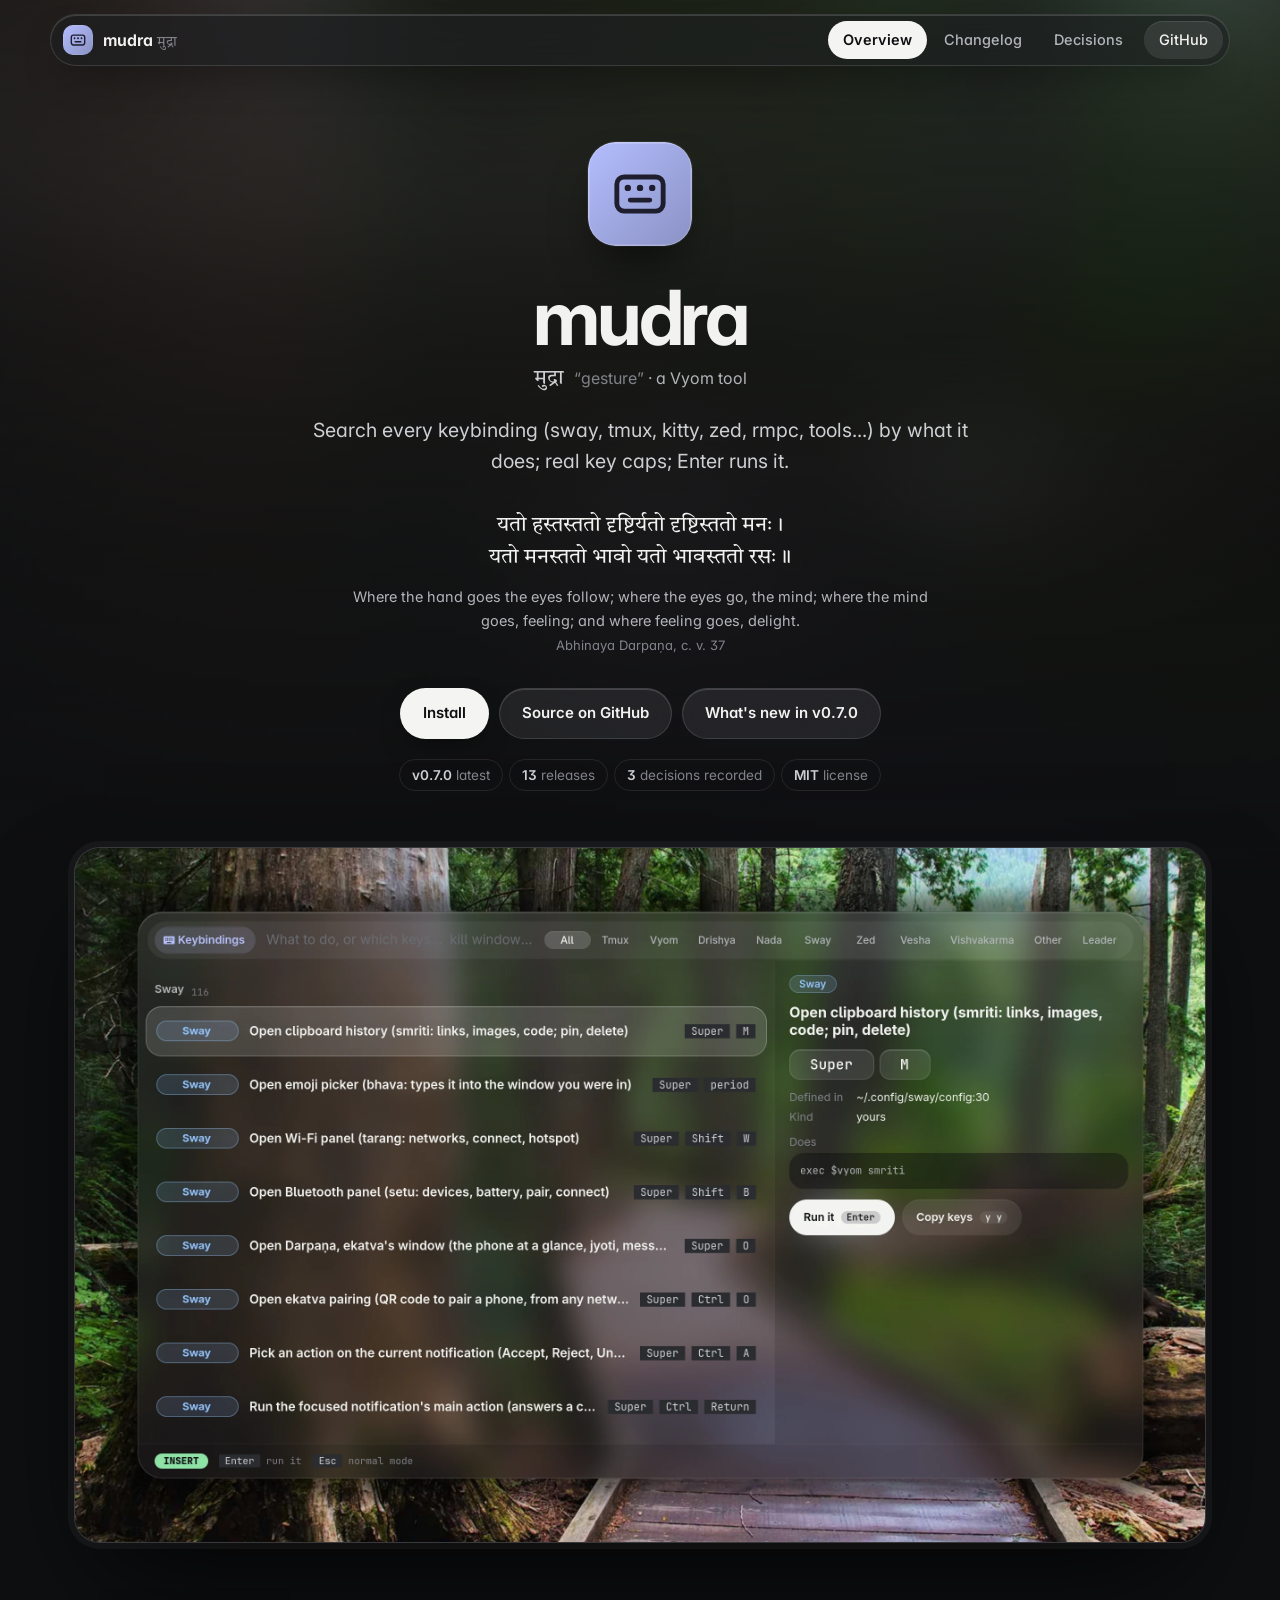
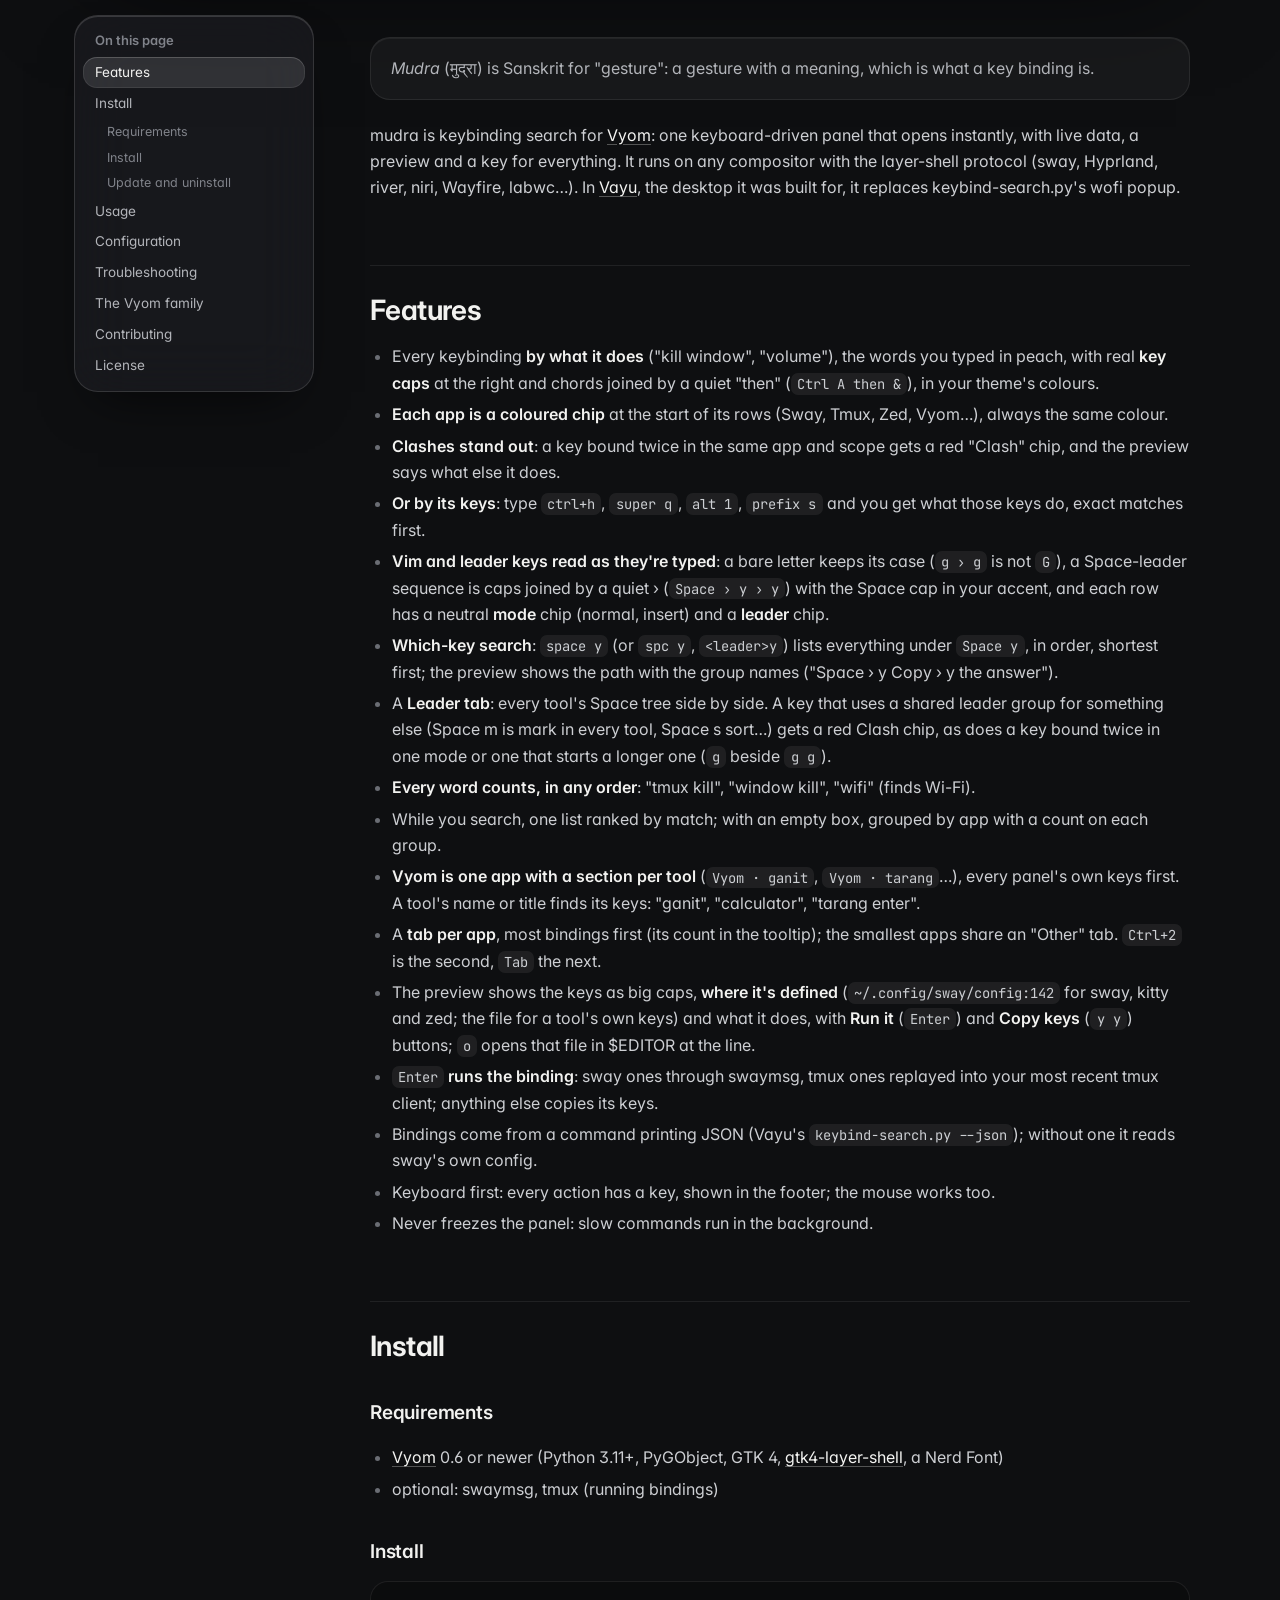
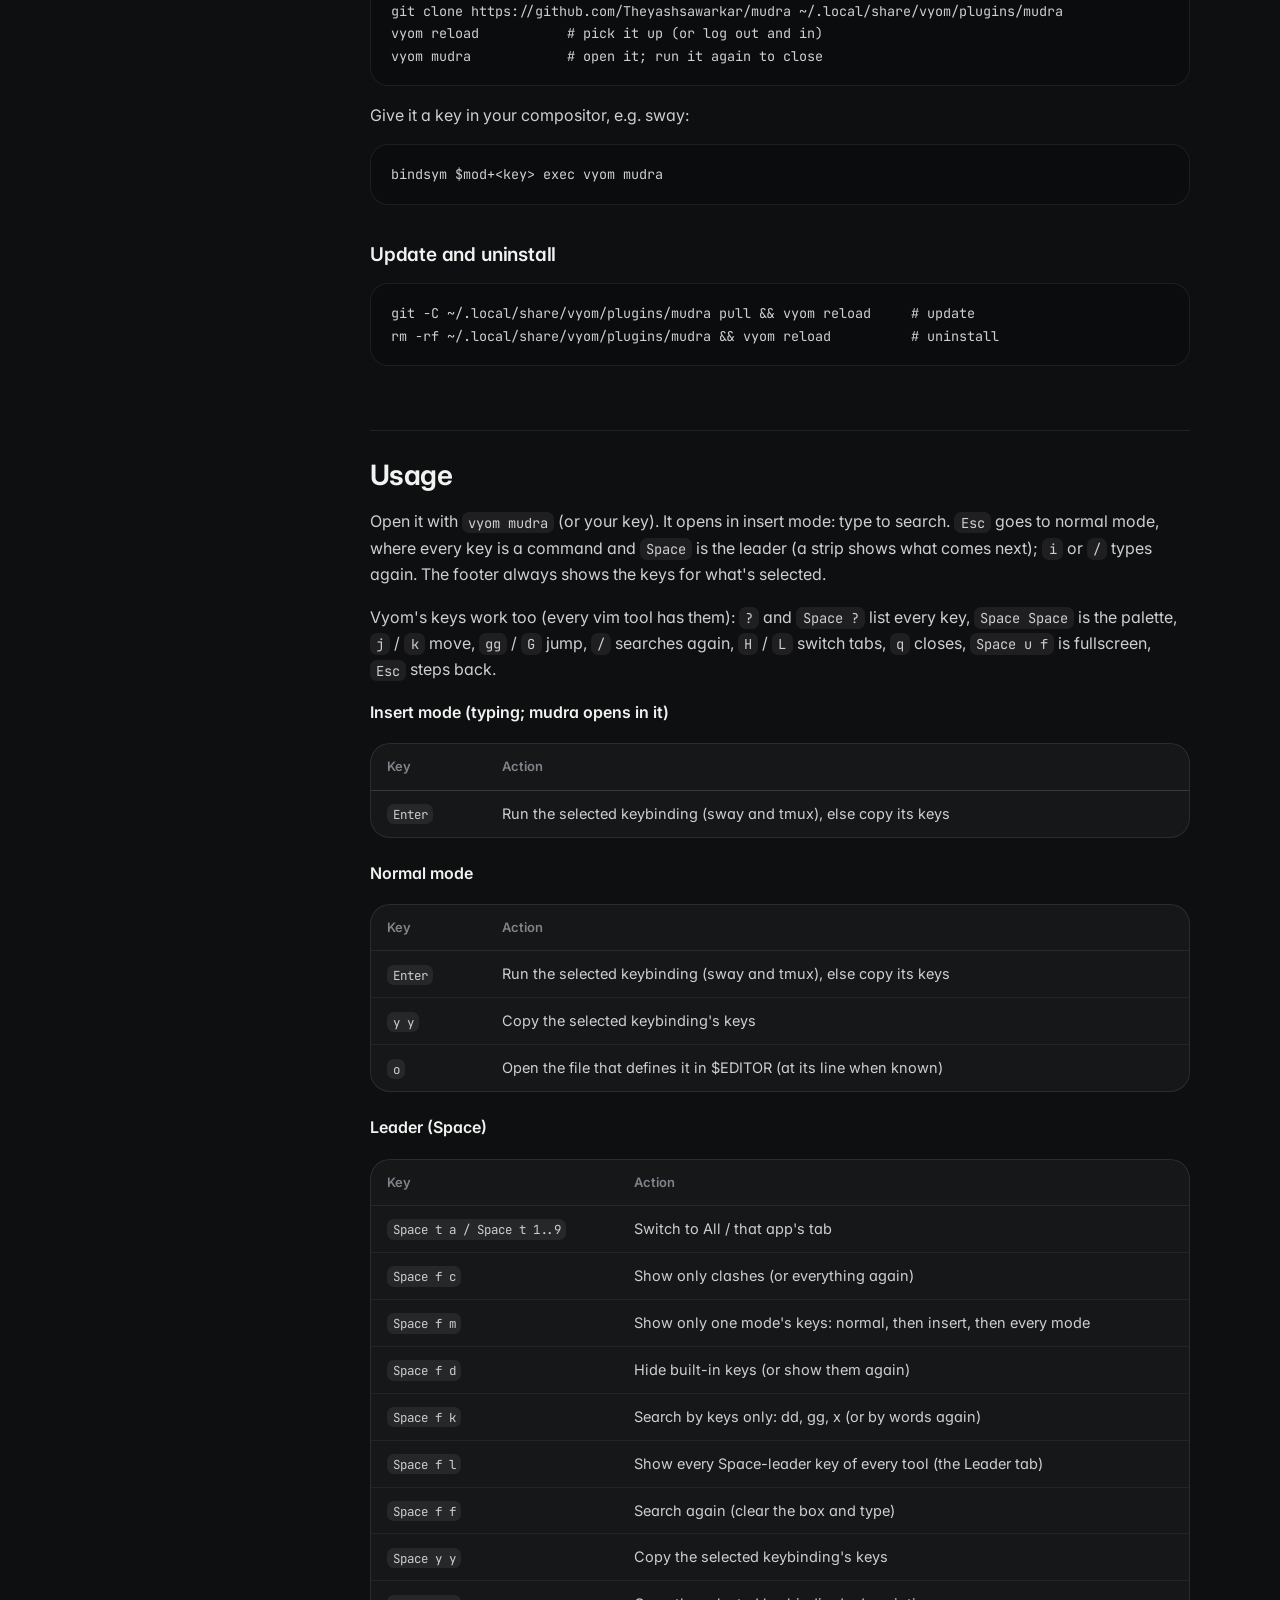
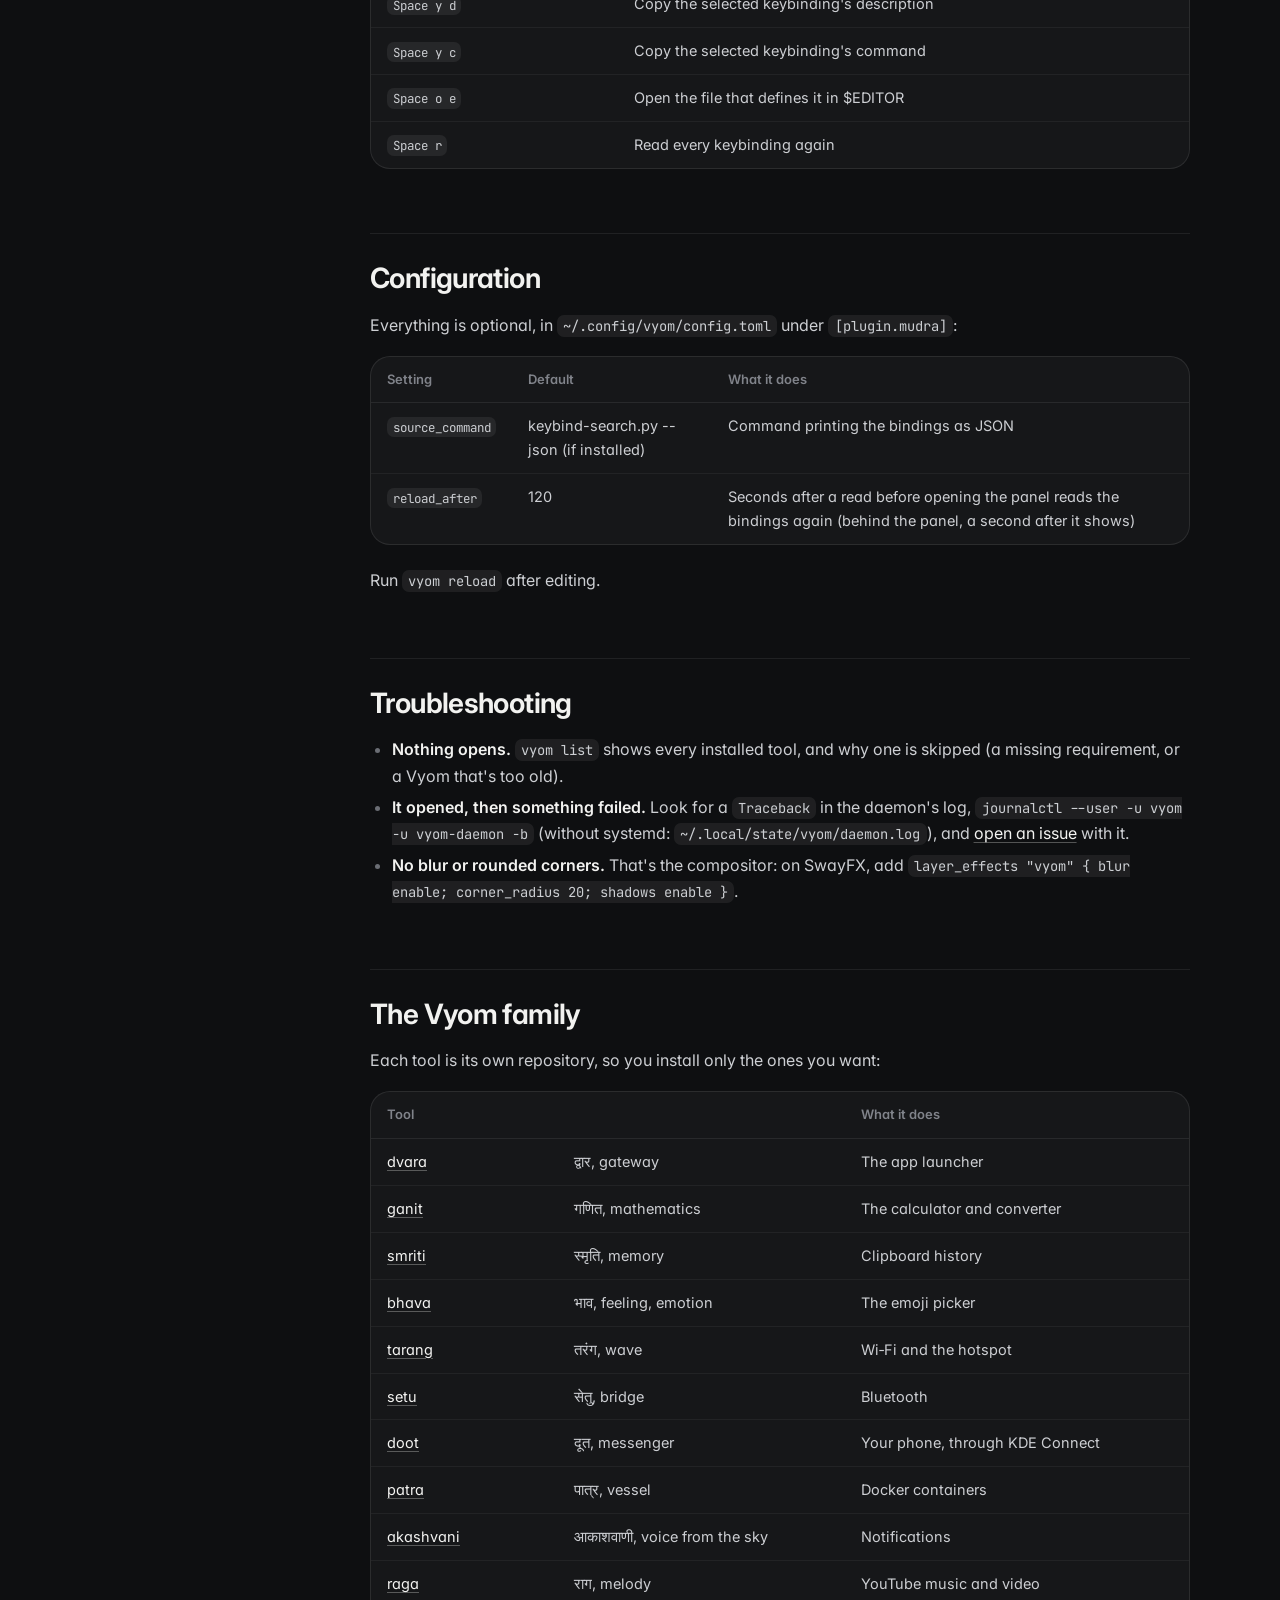
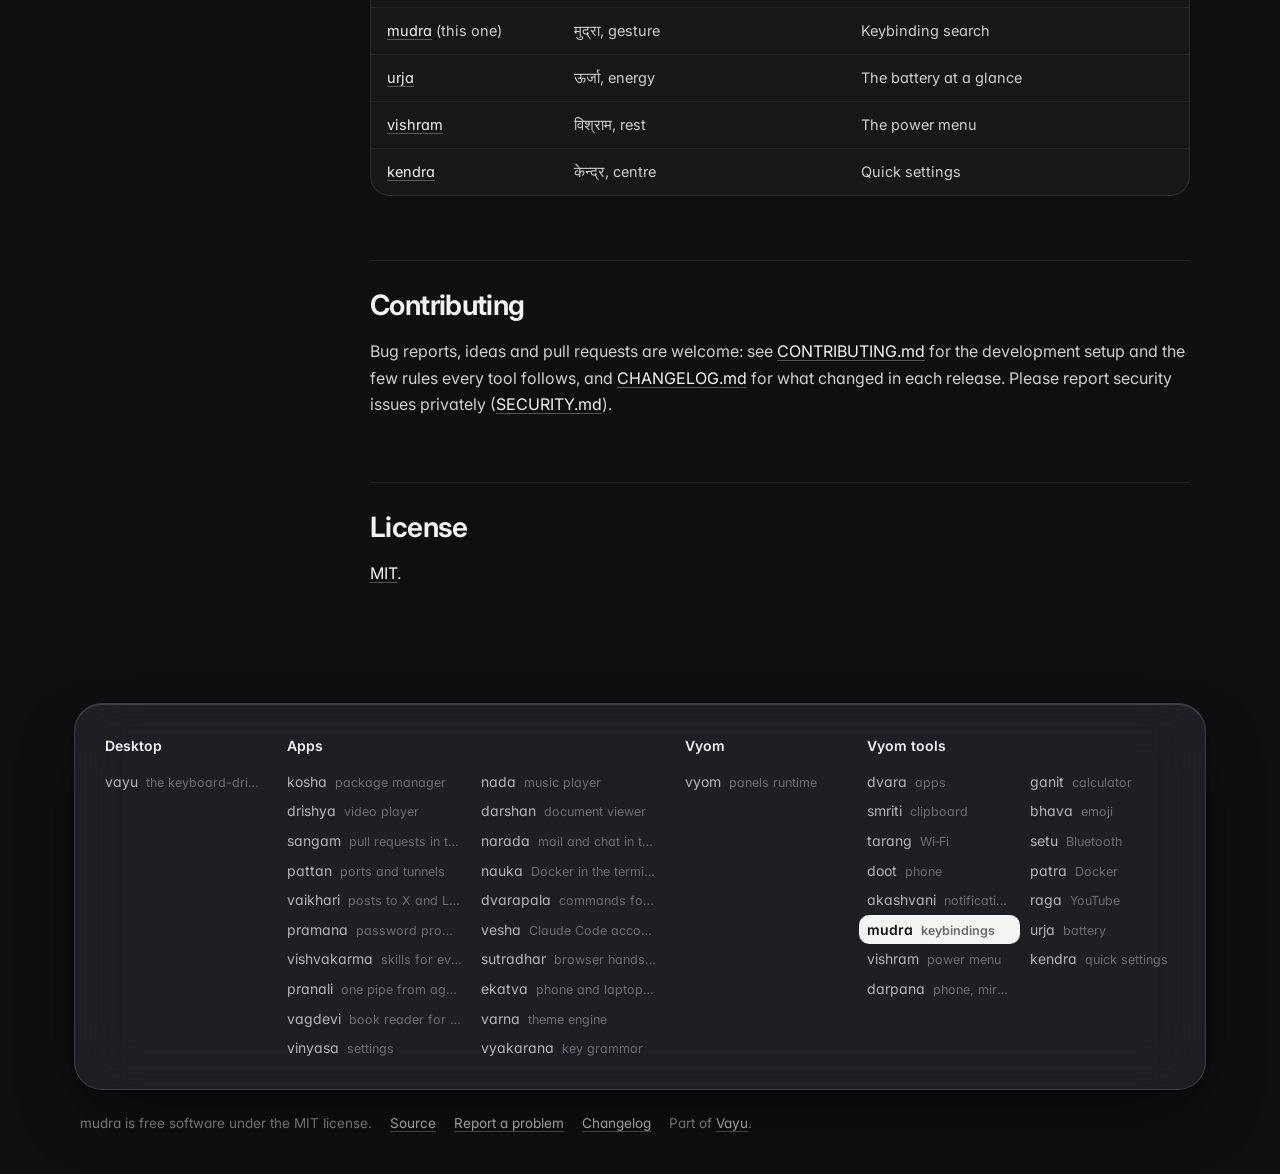
<file: docs/index.html>
<!doctype html>
<html lang="en">
<head>
<meta charset="utf-8">
<meta name="viewport" content="width=device-width, initial-scale=1">
<title>mudra · Search every keybinding (sway, tmux, kitty, zed, rmpc, tools...) by what it does; real key caps; Enter runs it.</title>
<meta name="description" content="Search every keybinding (sway, tmux, kitty, zed, rmpc, tools...) by what it does; real key caps; Enter runs it.">
<meta property="og:title" content="mudra · Search every keybinding (sway, tmux, kitty, zed, rmpc, tools...) by what it does; real key caps; Enter runs it.">
<meta property="og:description" content="Search every keybinding (sway, tmux, kitty, zed, rmpc, tools...) by what it does; real key caps; Enter runs it.">
<meta name="theme-color" content="#0e0f11">
<link rel="icon" href="assets/logo.svg" type="image/svg+xml">
<link rel="preconnect" href="https://fonts.googleapis.com">
<link rel="preconnect" href="https://fonts.gstatic.com" crossorigin>
<link href="https://fonts.googleapis.com/css2?family=Inter:wght@400;500;600;700&family=JetBrains+Mono:wght@400;500;600&family=Tiro+Devanagari+Sanskrit&display=swap" rel="stylesheet">
<link rel="stylesheet" href="assets/site.css">
<style>:root{--tool:#b8c2ff}.backdrop:before{background-image:url("assets/screenshots/mudra.webp")}</style>
</head>
<body class="home">
<div class="backdrop" aria-hidden="true"></div>
<header class="top"><div class="in">
<a class="brand" href="index.html"><img src="assets/logo.svg" alt=""><span>mudra <small>मुद्रा</small></span></a>
<nav><a href="index.html" class="on">Overview</a><a href="changelog.html" class="">Changelog</a><a href="adr/index.html" class=" hide">Decisions</a><a class="gh" href="https://github.com/Theyashsawarkar/mudra">GitHub</a></nav></div></header>
<header class="hero">
<img class="logo" src="assets/logo.svg" alt="mudra logo" width="104" height="104">
<h1>mudra</h1>
<div class="sa"><b lang="sa">मुद्रा</b> <i>“gesture”</i> · a Vyom tool</div>
<p class="lead">Search every keybinding (sway, tmux, kitty, zed, rmpc, tools...) by what it does; real key caps; Enter runs it.</p>
<figure class="shloka"><p lang="sa">यतो हस्तस्ततो दृष्टिर्यतो दृष्टिस्ततो मनः ।<br>यतो मनस्ततो भावो यतो भावस्ततो रसः ॥</p><figcaption>Where the hand goes the eyes follow; where the eyes go, the mind; where the mind goes, feeling; and where feeling goes, delight. <cite>Abhinaya Darpaṇa, c. v. 37</cite></figcaption></figure>
<div class="cta"><a class="btn primary" href="#install">Install</a><a class="btn" href="https://github.com/Theyashsawarkar/mudra">Source on GitHub</a><a class="btn" href="changelog.html">What's new in v0.7.0</a></div>
<div class="meta"><span><b>v0.7.0</b> latest</span><span><b>13</b> releases</span><span><b>3</b> decisions recorded</span><span><b>MIT</b> license</span></div>
</header>
<figure class="shot"><img src="assets/screenshots/mudra.webp" alt="mudra: keybindings found by what they do, each with its key caps; the picked one's keys, where it is defined, what it runs and Run it" fetchpriority="high"></figure>
<div class="wrap"><aside class="toc"><b>On this page</b><a class="l2" href="#features">Features</a><a class="l2" href="#install">Install</a><a class="l3" href="#requirements">Requirements</a><a class="l3" href="#install">Install</a><a class="l3" href="#update-and-uninstall">Update and uninstall</a><a class="l2" href="#usage">Usage</a><a class="l2" href="#configuration">Configuration</a><a class="l2" href="#troubleshooting">Troubleshooting</a><a class="l2" href="#the-vyom-family">The Vyom family</a><a class="l2" href="#contributing">Contributing</a><a class="l2" href="#license">License</a></aside><article>
<blockquote><p><em>Mudra</em> (मुद्रा) is Sanskrit for "gesture": a gesture with a meaning, which is what a key binding is.</p></blockquote>
<p>mudra is keybinding search for <a href="https://github.com/Theyashsawarkar/vyom">Vyom</a>: one keyboard-driven panel that opens instantly, with live data, a preview and a key for everything. It runs on any compositor with the layer-shell protocol (sway, Hyprland, river, niri, Wayfire, labwc…). In <a href="https://github.com/Theyashsawarkar/vayu">Vayu</a>, the desktop it was built for, it replaces keybind-search.py's wofi popup.</p>
<h2 id="features"><a class="anchor" href="#features">#</a>Features</h2>
<ul><li>Every keybinding <strong>by what it does</strong> ("kill window", "volume"), the words you typed in peach, with real <strong>key caps</strong> at the right and chords joined by a quiet "then" (<code>Ctrl A then &amp;</code>), in your theme's colours.</li><li><strong>Each app is a coloured chip</strong> at the start of its rows (Sway, Tmux, Zed, Vyom…), always the same colour.</li><li><strong>Clashes stand out</strong>: a key bound twice in the same app and scope gets a red "Clash" chip, and the preview says what else it does.</li><li><strong>Or by its keys</strong>: type <code>ctrl+h</code>, <code>super q</code>, <code>alt 1</code>, <code>prefix s</code> and you get what those keys do, exact matches first.</li><li><strong>Vim and leader keys read as they're typed</strong>: a bare letter keeps its case (<code>g › g</code> is not <code>G</code>), a Space-leader sequence is caps joined by a quiet › (<code>Space › y › y</code>) with the Space cap in your accent, and each row has a neutral <strong>mode</strong> chip (normal, insert) and a <strong>leader</strong> chip.</li><li><strong>Which-key search</strong>: <code>space y</code> (or <code>spc y</code>, <code>&lt;leader&gt;y</code>) lists everything under <code>Space y</code>, in order, shortest first; the preview shows the path with the group names ("Space › y Copy › y the answer").</li><li>A <strong>Leader tab</strong>: every tool's Space tree side by side. A key that uses a shared leader group for something else (Space m is mark in every tool, Space s sort…) gets a red Clash chip, as does a key bound twice in one mode or one that starts a longer one (<code>g</code> beside <code>g g</code>).</li><li><strong>Every word counts, in any order</strong>: "tmux kill", "window kill", "wifi" (finds Wi-Fi).</li><li>While you search, one list ranked by match; with an empty box, grouped by app with a count on each group.</li><li><strong>Vyom is one app with a section per tool</strong> (<code>Vyom · ganit</code>, <code>Vyom · tarang</code>…), every panel's own keys first. A tool's name or title finds its keys: "ganit", "calculator", "tarang enter".</li><li>A <strong>tab per app</strong>, most bindings first (its count in the tooltip); the smallest apps share an "Other" tab. <code>Ctrl+2</code> is the second, <code>Tab</code> the next.</li><li>The preview shows the keys as big caps, <strong>where it's defined</strong> (<code>~/.config/sway/config:142</code> for sway, kitty and zed; the file for a tool's own keys) and what it does, with <strong>Run it</strong> (<code>Enter</code>) and <strong>Copy keys</strong> (<code>y y</code>) buttons; <code>o</code> opens that file in $EDITOR at the line.</li><li><code>Enter</code> <strong>runs the binding</strong>: sway ones through swaymsg, tmux ones replayed into your most recent tmux client; anything else copies its keys.</li><li>Bindings come from a command printing JSON (Vayu's <code>keybind-search.py --json</code>); without one it reads sway's own config.</li><li>Keyboard first: every action has a key, shown in the footer; the mouse works too.</li><li>Never freezes the panel: slow commands run in the background.</li></ul>
<h2 id="install"><a class="anchor" href="#install">#</a>Install</h2>
<h3 id="requirements"><a class="anchor" href="#requirements">#</a>Requirements</h3>
<ul><li><a href="https://github.com/Theyashsawarkar/vyom">Vyom</a> 0.6 or newer (Python 3.11+, PyGObject, GTK 4, <a href="https://github.com/wmww/gtk4-layer-shell">gtk4-layer-shell</a>, a Nerd Font)</li><li>optional: swaymsg, tmux (running bindings)</li></ul>
<h3 id="install"><a class="anchor" href="#install">#</a>Install</h3>
<pre class="code" data-lang="sh"><code>git clone https://github.com/Theyashsawarkar/mudra ~/.local/share/vyom/plugins/mudra
vyom reload           # pick it up (or log out and in)
vyom mudra            # open it; run it again to close</code></pre>
<p>Give it a key in your compositor, e.g. sway:</p>
<pre class="code" data-lang="sh"><code>bindsym $mod+&lt;key&gt; exec vyom mudra</code></pre>
<h3 id="update-and-uninstall"><a class="anchor" href="#update-and-uninstall">#</a>Update and uninstall</h3>
<pre class="code" data-lang="sh"><code>git -C ~/.local/share/vyom/plugins/mudra pull &amp;&amp; vyom reload     # update
rm -rf ~/.local/share/vyom/plugins/mudra &amp;&amp; vyom reload          # uninstall</code></pre>
<h2 id="usage"><a class="anchor" href="#usage">#</a>Usage</h2>
<p>Open it with <code>vyom mudra</code> (or your key). It opens in insert mode: type to search. <code>Esc</code> goes to normal mode, where every key is a command and <code>Space</code> is the leader (a strip shows what comes next); <code>i</code> or <code>/</code> types again. The footer always shows the keys for what's selected.</p>
<!-- KEYS (generated by scripts/keybinds.py from mudra/vim.py) -->
<p>Vyom's keys work too (every vim tool has them): <code>?</code> and <code>Space ?</code> list every key, <code>Space Space</code> is the palette, <code>j</code> / <code>k</code> move, <code>gg</code> / <code>G</code> jump, <code>/</code> searches again, <code>H</code> / <code>L</code> switch tabs, <code>q</code> closes, <code>Space u f</code> is fullscreen, <code>Esc</code> steps back.</p>
<p><strong>Insert mode (typing; mudra opens in it)</strong></p>
<div class="table"><table><thead><tr><th>Key</th><th>Action</th></tr></thead><tbody><tr><td><code>Enter</code></td><td>Run the selected keybinding (sway and tmux), else copy its keys</td></tr></tbody></table></div>
<p><strong>Normal mode</strong></p>
<div class="table"><table><thead><tr><th>Key</th><th>Action</th></tr></thead><tbody><tr><td><code>Enter</code></td><td>Run the selected keybinding (sway and tmux), else copy its keys</td></tr><tr><td><code>y y</code></td><td>Copy the selected keybinding's keys</td></tr><tr><td><code>o</code></td><td>Open the file that defines it in $EDITOR (at its line when known)</td></tr></tbody></table></div>
<p><strong>Leader (Space)</strong></p>
<div class="table"><table><thead><tr><th>Key</th><th>Action</th></tr></thead><tbody><tr><td><code>Space t a / Space t 1..9</code></td><td>Switch to All / that app's tab</td></tr><tr><td><code>Space f c</code></td><td>Show only clashes (or everything again)</td></tr><tr><td><code>Space f m</code></td><td>Show only one mode's keys: normal, then insert, then every mode</td></tr><tr><td><code>Space f d</code></td><td>Hide built-in keys (or show them again)</td></tr><tr><td><code>Space f k</code></td><td>Search by keys only: dd, gg, x (or by words again)</td></tr><tr><td><code>Space f l</code></td><td>Show every Space-leader key of every tool (the Leader tab)</td></tr><tr><td><code>Space f f</code></td><td>Search again (clear the box and type)</td></tr><tr><td><code>Space y y</code></td><td>Copy the selected keybinding's keys</td></tr><tr><td><code>Space y d</code></td><td>Copy the selected keybinding's description</td></tr><tr><td><code>Space y c</code></td><td>Copy the selected keybinding's command</td></tr><tr><td><code>Space o e</code></td><td>Open the file that defines it in $EDITOR</td></tr><tr><td><code>Space r</code></td><td>Read every keybinding again</td></tr></tbody></table></div>
<!-- END KEYS -->
<h2 id="configuration"><a class="anchor" href="#configuration">#</a>Configuration</h2>
<p>Everything is optional, in <code>~/.config/vyom/config.toml</code> under <code>[plugin.mudra]</code>:</p>
<div class="table"><table><thead><tr><th>Setting</th><th>Default</th><th>What it does</th></tr></thead><tbody><tr><td><code>source_command</code></td><td>keybind-search.py --json (if installed)</td><td>Command printing the bindings as JSON</td></tr><tr><td><code>reload_after</code></td><td>120</td><td>Seconds after a read before opening the panel reads the bindings again (behind the panel, a second after it shows)</td></tr></tbody></table></div>
<p>Run <code>vyom reload</code> after editing.</p>
<h2 id="troubleshooting"><a class="anchor" href="#troubleshooting">#</a>Troubleshooting</h2>
<ul><li><strong>Nothing opens.</strong> <code>vyom list</code> shows every installed tool, and why one is skipped (a missing requirement, or a Vyom that's too old).</li><li><strong>It opened, then something failed.</strong> Look for a <code>Traceback</code> in the daemon's log, <code>journalctl --user -u vyom -u vyom-daemon -b</code> (without systemd: <code>~/.local/state/vyom/daemon.log</code>), and <a href="https://github.com/Theyashsawarkar/mudra/issues/new/choose">open an issue</a> with it.</li><li><strong>No blur or rounded corners.</strong> That's the compositor: on SwayFX, add <code>layer_effects &quot;vyom&quot; { blur enable; corner_radius 20; shadows enable }</code>.</li></ul>
<h2 id="the-vyom-family"><a class="anchor" href="#the-vyom-family">#</a>The Vyom family</h2>
<p>Each tool is its own repository, so you install only the ones you want:</p>
<div class="table"><table><thead><tr><th>Tool</th><th></th><th>What it does</th></tr></thead><tbody><tr><td><a href="https://github.com/Theyashsawarkar/dvara">dvara</a></td><td>द्वार, gateway</td><td>The app launcher</td></tr><tr><td><a href="https://github.com/Theyashsawarkar/ganit">ganit</a></td><td>गणित, mathematics</td><td>The calculator and converter</td></tr><tr><td><a href="https://github.com/Theyashsawarkar/smriti">smriti</a></td><td>स्मृति, memory</td><td>Clipboard history</td></tr><tr><td><a href="https://github.com/Theyashsawarkar/bhava">bhava</a></td><td>भाव, feeling, emotion</td><td>The emoji picker</td></tr><tr><td><a href="https://github.com/Theyashsawarkar/tarang">tarang</a></td><td>तरंग, wave</td><td>Wi‑Fi and the hotspot</td></tr><tr><td><a href="https://github.com/Theyashsawarkar/setu">setu</a></td><td>सेतु, bridge</td><td>Bluetooth</td></tr><tr><td><a href="https://github.com/Theyashsawarkar/doot">doot</a></td><td>दूत, messenger</td><td>Your phone, through KDE Connect</td></tr><tr><td><a href="https://github.com/Theyashsawarkar/patra">patra</a></td><td>पात्र, vessel</td><td>Docker containers</td></tr><tr><td><a href="https://github.com/Theyashsawarkar/akashvani">akashvani</a></td><td>आकाशवाणी, voice from the sky</td><td>Notifications</td></tr><tr><td><a href="https://github.com/Theyashsawarkar/raga">raga</a></td><td>राग, melody</td><td>YouTube music and video</td></tr><tr><td><a href="https://github.com/Theyashsawarkar/mudra">mudra</a> (this one)</td><td>मुद्रा, gesture</td><td>Keybinding search</td></tr><tr><td><a href="https://github.com/Theyashsawarkar/urja">urja</a></td><td>ऊर्जा, energy</td><td>The battery at a glance</td></tr><tr><td><a href="https://github.com/Theyashsawarkar/vishram">vishram</a></td><td>विश्राम, rest</td><td>The power menu</td></tr><tr><td><a href="https://github.com/Theyashsawarkar/kendra">kendra</a></td><td>केन्द्र, centre</td><td>Quick settings</td></tr></tbody></table></div>
<h2 id="contributing"><a class="anchor" href="#contributing">#</a>Contributing</h2>
<p>Bug reports, ideas and pull requests are welcome: see <a href="https://github.com/Theyashsawarkar/mudra/blob/main/CONTRIBUTING.md">CONTRIBUTING.md</a> for the development setup and the few rules every tool follows, and <a href="changelog.html">CHANGELOG.md</a> for what changed in each release. Please report security issues privately (<a href="https://github.com/Theyashsawarkar/mudra/blob/main/SECURITY.md">SECURITY.md</a>).</p>
<h2 id="license"><a class="anchor" href="#license">#</a>License</h2>
<p><a href="https://github.com/Theyashsawarkar/mudra/blob/main/LICENSE">MIT</a>.</p>
</article></div>
<footer><div class="in glass"><div class=""><h4>Desktop</h4><div class="list"><a href="https://vayu.theyashsawarkar.dev/" class="">vayu <span>the keyboard-driven Wayland desktop</span></a></div></div><div class="g2"><h4>Apps</h4><div class="list"><a href="https://kosha.theyashsawarkar.dev/" class="">kosha <span>package manager</span></a><a href="https://nada.theyashsawarkar.dev/" class="">nada <span>music player</span></a><a href="https://drishya.theyashsawarkar.dev/" class="">drishya <span>video player</span></a><a href="https://darshan.theyashsawarkar.dev/" class="">darshan <span>document viewer</span></a><a href="https://sangam.theyashsawarkar.dev/" class="">sangam <span>pull requests in the terminal</span></a><a href="https://narada.theyashsawarkar.dev/" class="">narada <span>mail and chat in the terminal</span></a><a href="https://pattan.theyashsawarkar.dev/" class="">pattan <span>ports and tunnels</span></a><a href="https://nauka.theyashsawarkar.dev/" class="">nauka <span>Docker in the terminal</span></a><a href="https://vaikhari.theyashsawarkar.dev/" class="">vaikhari <span>posts to X and LinkedIn</span></a><a href="https://dvarapala.theyashsawarkar.dev/" class="">dvarapala <span>commands for AI agents, approved</span></a><a href="https://pramana.theyashsawarkar.dev/" class="">pramana <span>password prompts</span></a><a href="https://vesha.theyashsawarkar.dev/" class="">vesha <span>Claude Code accounts</span></a><a href="https://vishvakarma.theyashsawarkar.dev/" class="">vishvakarma <span>skills for every AI agent</span></a><a href="https://sutradhar.theyashsawarkar.dev/" class="">sutradhar <span>browser hands for AI agents</span></a><a href="https://pranali.theyashsawarkar.dev/" class="">pranali <span>one pipe from agents to tools</span></a><a href="https://ekatva.theyashsawarkar.dev/" class="">ekatva <span>phone and laptop, linked</span></a><a href="https://vagdevi.theyashsawarkar.dev/" class="">vagdevi <span>book reader for Android</span></a><a href="https://varna.theyashsawarkar.dev/" class="">varna <span>theme engine</span></a><a href="https://vinyasa.theyashsawarkar.dev/" class="">vinyasa <span>settings</span></a><a href="https://vyakarana.theyashsawarkar.dev/" class="">vyakarana <span>key grammar</span></a></div></div><div class=""><h4>Vyom</h4><div class="list"><a href="https://vyom.theyashsawarkar.dev/" class="">vyom <span>panels runtime</span></a></div></div><div class="g2"><h4>Vyom tools</h4><div class="list"><a href="https://dvara.theyashsawarkar.dev/" class="">dvara <span>apps</span></a><a href="https://ganit.theyashsawarkar.dev/" class="">ganit <span>calculator</span></a><a href="https://smriti.theyashsawarkar.dev/" class="">smriti <span>clipboard</span></a><a href="https://bhava.theyashsawarkar.dev/" class="">bhava <span>emoji</span></a><a href="https://tarang.theyashsawarkar.dev/" class="">tarang <span>Wi‑Fi</span></a><a href="https://setu.theyashsawarkar.dev/" class="">setu <span>Bluetooth</span></a><a href="https://doot.theyashsawarkar.dev/" class="">doot <span>phone</span></a><a href="https://patra.theyashsawarkar.dev/" class="">patra <span>Docker</span></a><a href="https://akashvani.theyashsawarkar.dev/" class="">akashvani <span>notifications</span></a><a href="https://raga.theyashsawarkar.dev/" class="">raga <span>YouTube</span></a><a href="https://mudra.theyashsawarkar.dev/" class="me" aria-current="page">mudra <span>keybindings</span></a><a href="https://urja.theyashsawarkar.dev/" class="">urja <span>battery</span></a><a href="https://vishram.theyashsawarkar.dev/" class="">vishram <span>power menu</span></a><a href="https://kendra.theyashsawarkar.dev/" class="">kendra <span>quick settings</span></a><a href="https://darpana.theyashsawarkar.dev/" class="">darpana <span>phone, mirrored</span></a></div></div></div>
<div class="bottom"><span>mudra is free software under the MIT license.</span><a href="https://github.com/Theyashsawarkar/mudra">Source</a><a href="https://github.com/Theyashsawarkar/mudra/issues">Report a problem</a><a href="changelog.html">Changelog</a><span>Part of <a href="https://vayu.theyashsawarkar.dev/">Vayu</a>.</span></div></footer>
<script>
document.querySelectorAll('pre.code').forEach(p=>{const b=document.createElement('button');b.className='copy';b.type='button';b.textContent='Copy';
b.onclick=()=>{navigator.clipboard.writeText(p.querySelector('code').innerText).then(()=>{b.textContent='Copied';b.classList.add('done');setTimeout(()=>{b.textContent='Copy';b.classList.remove('done')},1400)})};p.appendChild(b)});
const links=[...document.querySelectorAll('.toc a')];if(links.length){const hs=links.map(a=>document.getElementById(a.hash.slice(1))).filter(Boolean);
const on=()=>{let cur=hs[0];for(const h of hs){if(h.getBoundingClientRect().top<120)cur=h}links.forEach(a=>a.classList.toggle('on',cur&&a.hash==='#'+cur.id))};
addEventListener('scroll',on,{passive:true});on()}
</script>
</body>
</html>
</file>
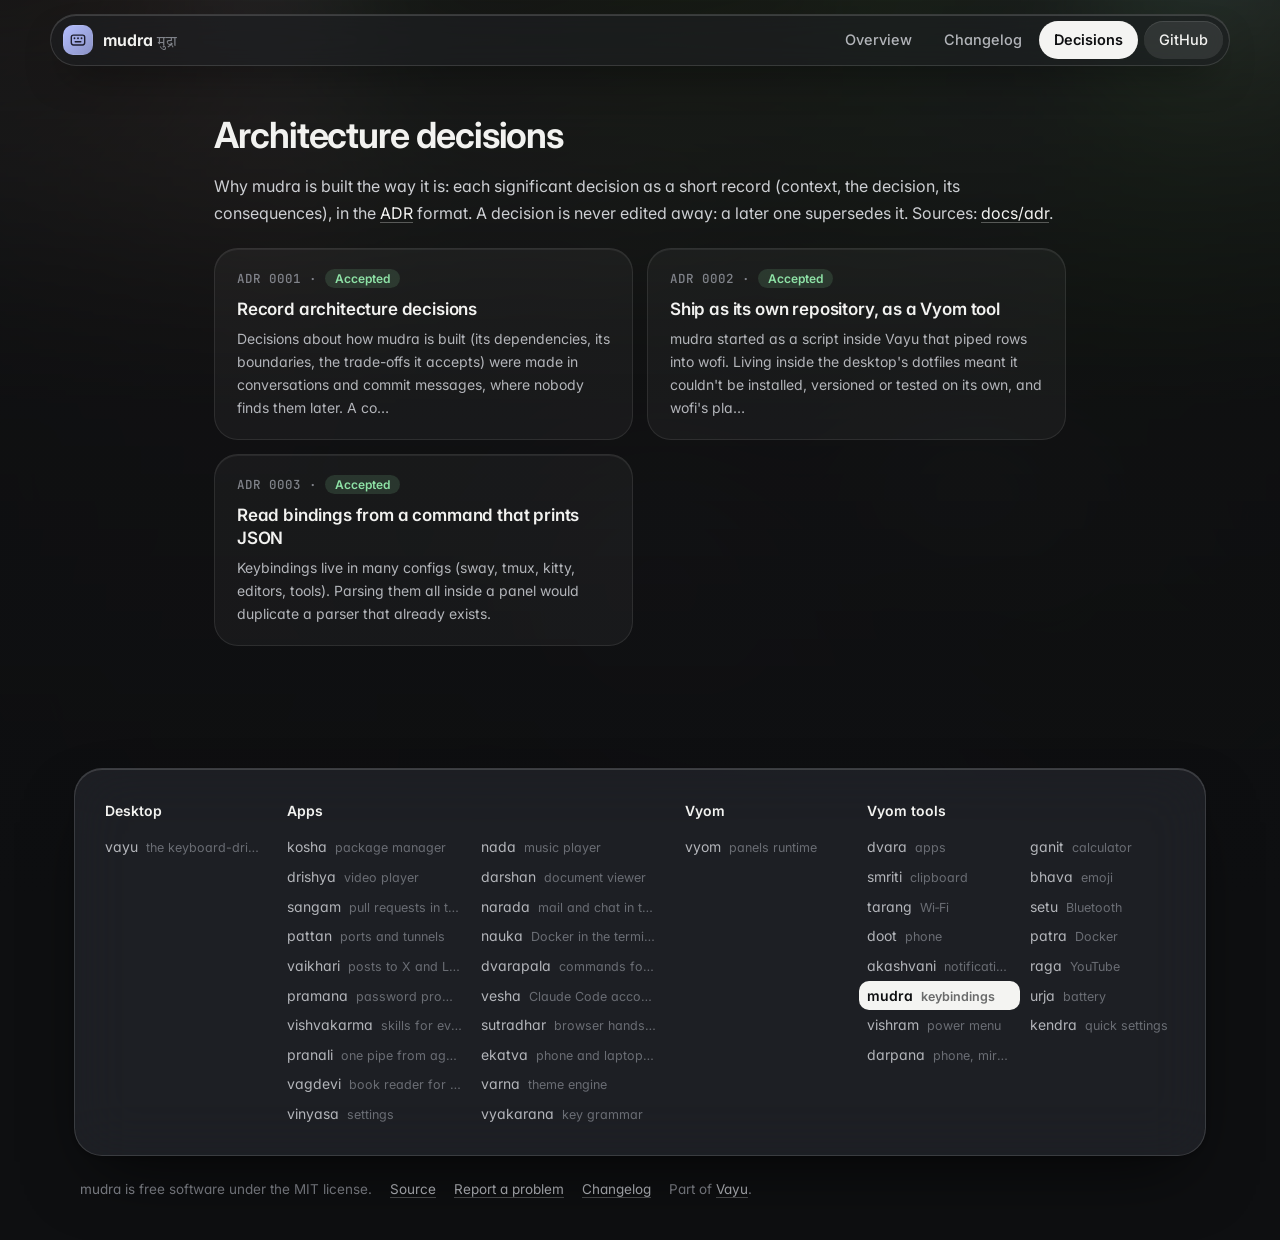
<file: docs/adr/index.html>
<!doctype html>
<html lang="en">
<head>
<meta charset="utf-8">
<meta name="viewport" content="width=device-width, initial-scale=1">
<title>Decisions · mudra</title>
<meta name="description" content="Search every keybinding (sway, tmux, kitty, zed, rmpc, tools...) by what it does; real key caps; Enter runs it.">
<meta property="og:title" content="Decisions · mudra">
<meta property="og:description" content="Search every keybinding (sway, tmux, kitty, zed, rmpc, tools...) by what it does; real key caps; Enter runs it.">
<meta name="theme-color" content="#0e0f11">
<link rel="icon" href="../assets/logo.svg" type="image/svg+xml">
<link rel="preconnect" href="https://fonts.googleapis.com">
<link rel="preconnect" href="https://fonts.gstatic.com" crossorigin>
<link href="https://fonts.googleapis.com/css2?family=Inter:wght@400;500;600;700&family=JetBrains+Mono:wght@400;500;600&family=Tiro+Devanagari+Sanskrit&display=swap" rel="stylesheet">
<link rel="stylesheet" href="../assets/site.css">
<style>:root{--tool:#b8c2ff}.backdrop:before{background-image:url("../assets/screenshots/mudra.webp")}</style>
</head>
<body class="sub">
<div class="backdrop" aria-hidden="true"></div>
<header class="top"><div class="in">
<a class="brand" href="../index.html"><img src="../assets/logo.svg" alt=""><span>mudra <small>मुद्रा</small></span></a>
<nav><a href="../index.html" class="">Overview</a><a href="../changelog.html" class="">Changelog</a><a href="../adr/index.html" class="on hide">Decisions</a><a class="gh" href="https://github.com/Theyashsawarkar/mudra">GitHub</a></nav></div></header>

<div class="wrap solo"><article>
<h2>Architecture decisions</h2><p>Why mudra is built the way it is: each significant decision as a short record (context, the decision, its consequences), in the <a href="https://cognitect.com/blog/2011/11/15/documenting-architecture-decisions">ADR</a> format. A decision is never edited away: a later one supersedes it. Sources: <a href="https://github.com/Theyashsawarkar/mudra/tree/main/docs/adr">docs/adr</a>.</p><div class="cards"><a class="card" href="0001-record-architecture-decisions.html"><div class="n">ADR 0001 · <span class="status accepted">Accepted</span></div><h3>Record architecture decisions</h3><p>Decisions about how mudra is built (its dependencies, its boundaries, the trade-offs it accepts) were made in conversations and commit messages, where nobody finds them later. A co…</p></a><a class="card" href="0002-own-repository-as-a-vyom-tool.html"><div class="n">ADR 0002 · <span class="status accepted">Accepted</span></div><h3>Ship as its own repository, as a Vyom tool</h3><p>mudra started as a script inside Vayu that piped rows into wofi. Living inside the desktop&#x27;s dotfiles meant it couldn&#x27;t be installed, versioned or tested on its own, and wofi&#x27;s pla…</p></a><a class="card" href="0003-bindings-from-a-command.html"><div class="n">ADR 0003 · <span class="status accepted">Accepted</span></div><h3>Read bindings from a command that prints JSON</h3><p>Keybindings live in many configs (sway, tmux, kitty, editors, tools). Parsing them all inside a panel would duplicate a parser that already exists.</p></a></div>
</article></div>
<footer><div class="in glass"><div class=""><h4>Desktop</h4><div class="list"><a href="https://vayu.theyashsawarkar.dev/" class="">vayu <span>the keyboard-driven Wayland desktop</span></a></div></div><div class="g2"><h4>Apps</h4><div class="list"><a href="https://kosha.theyashsawarkar.dev/" class="">kosha <span>package manager</span></a><a href="https://nada.theyashsawarkar.dev/" class="">nada <span>music player</span></a><a href="https://drishya.theyashsawarkar.dev/" class="">drishya <span>video player</span></a><a href="https://darshan.theyashsawarkar.dev/" class="">darshan <span>document viewer</span></a><a href="https://sangam.theyashsawarkar.dev/" class="">sangam <span>pull requests in the terminal</span></a><a href="https://narada.theyashsawarkar.dev/" class="">narada <span>mail and chat in the terminal</span></a><a href="https://pattan.theyashsawarkar.dev/" class="">pattan <span>ports and tunnels</span></a><a href="https://nauka.theyashsawarkar.dev/" class="">nauka <span>Docker in the terminal</span></a><a href="https://vaikhari.theyashsawarkar.dev/" class="">vaikhari <span>posts to X and LinkedIn</span></a><a href="https://dvarapala.theyashsawarkar.dev/" class="">dvarapala <span>commands for AI agents, approved</span></a><a href="https://pramana.theyashsawarkar.dev/" class="">pramana <span>password prompts</span></a><a href="https://vesha.theyashsawarkar.dev/" class="">vesha <span>Claude Code accounts</span></a><a href="https://vishvakarma.theyashsawarkar.dev/" class="">vishvakarma <span>skills for every AI agent</span></a><a href="https://sutradhar.theyashsawarkar.dev/" class="">sutradhar <span>browser hands for AI agents</span></a><a href="https://pranali.theyashsawarkar.dev/" class="">pranali <span>one pipe from agents to tools</span></a><a href="https://ekatva.theyashsawarkar.dev/" class="">ekatva <span>phone and laptop, linked</span></a><a href="https://vagdevi.theyashsawarkar.dev/" class="">vagdevi <span>book reader for Android</span></a><a href="https://varna.theyashsawarkar.dev/" class="">varna <span>theme engine</span></a><a href="https://vinyasa.theyashsawarkar.dev/" class="">vinyasa <span>settings</span></a><a href="https://vyakarana.theyashsawarkar.dev/" class="">vyakarana <span>key grammar</span></a></div></div><div class=""><h4>Vyom</h4><div class="list"><a href="https://vyom.theyashsawarkar.dev/" class="">vyom <span>panels runtime</span></a></div></div><div class="g2"><h4>Vyom tools</h4><div class="list"><a href="https://dvara.theyashsawarkar.dev/" class="">dvara <span>apps</span></a><a href="https://ganit.theyashsawarkar.dev/" class="">ganit <span>calculator</span></a><a href="https://smriti.theyashsawarkar.dev/" class="">smriti <span>clipboard</span></a><a href="https://bhava.theyashsawarkar.dev/" class="">bhava <span>emoji</span></a><a href="https://tarang.theyashsawarkar.dev/" class="">tarang <span>Wi‑Fi</span></a><a href="https://setu.theyashsawarkar.dev/" class="">setu <span>Bluetooth</span></a><a href="https://doot.theyashsawarkar.dev/" class="">doot <span>phone</span></a><a href="https://patra.theyashsawarkar.dev/" class="">patra <span>Docker</span></a><a href="https://akashvani.theyashsawarkar.dev/" class="">akashvani <span>notifications</span></a><a href="https://raga.theyashsawarkar.dev/" class="">raga <span>YouTube</span></a><a href="https://mudra.theyashsawarkar.dev/" class="me" aria-current="page">mudra <span>keybindings</span></a><a href="https://urja.theyashsawarkar.dev/" class="">urja <span>battery</span></a><a href="https://vishram.theyashsawarkar.dev/" class="">vishram <span>power menu</span></a><a href="https://kendra.theyashsawarkar.dev/" class="">kendra <span>quick settings</span></a><a href="https://darpana.theyashsawarkar.dev/" class="">darpana <span>phone, mirrored</span></a></div></div></div>
<div class="bottom"><span>mudra is free software under the MIT license.</span><a href="https://github.com/Theyashsawarkar/mudra">Source</a><a href="https://github.com/Theyashsawarkar/mudra/issues">Report a problem</a><a href="../changelog.html">Changelog</a><span>Part of <a href="https://vayu.theyashsawarkar.dev/">Vayu</a>.</span></div></footer>
<script>
document.querySelectorAll('pre.code').forEach(p=>{const b=document.createElement('button');b.className='copy';b.type='button';b.textContent='Copy';
b.onclick=()=>{navigator.clipboard.writeText(p.querySelector('code').innerText).then(()=>{b.textContent='Copied';b.classList.add('done');setTimeout(()=>{b.textContent='Copy';b.classList.remove('done')},1400)})};p.appendChild(b)});
const links=[...document.querySelectorAll('.toc a')];if(links.length){const hs=links.map(a=>document.getElementById(a.hash.slice(1))).filter(Boolean);
const on=()=>{let cur=hs[0];for(const h of hs){if(h.getBoundingClientRect().top<120)cur=h}links.forEach(a=>a.classList.toggle('on',cur&&a.hash==='#'+cur.id))};
addEventListener('scroll',on,{passive:true});on()}
</script>
</body>
</html>
</file>
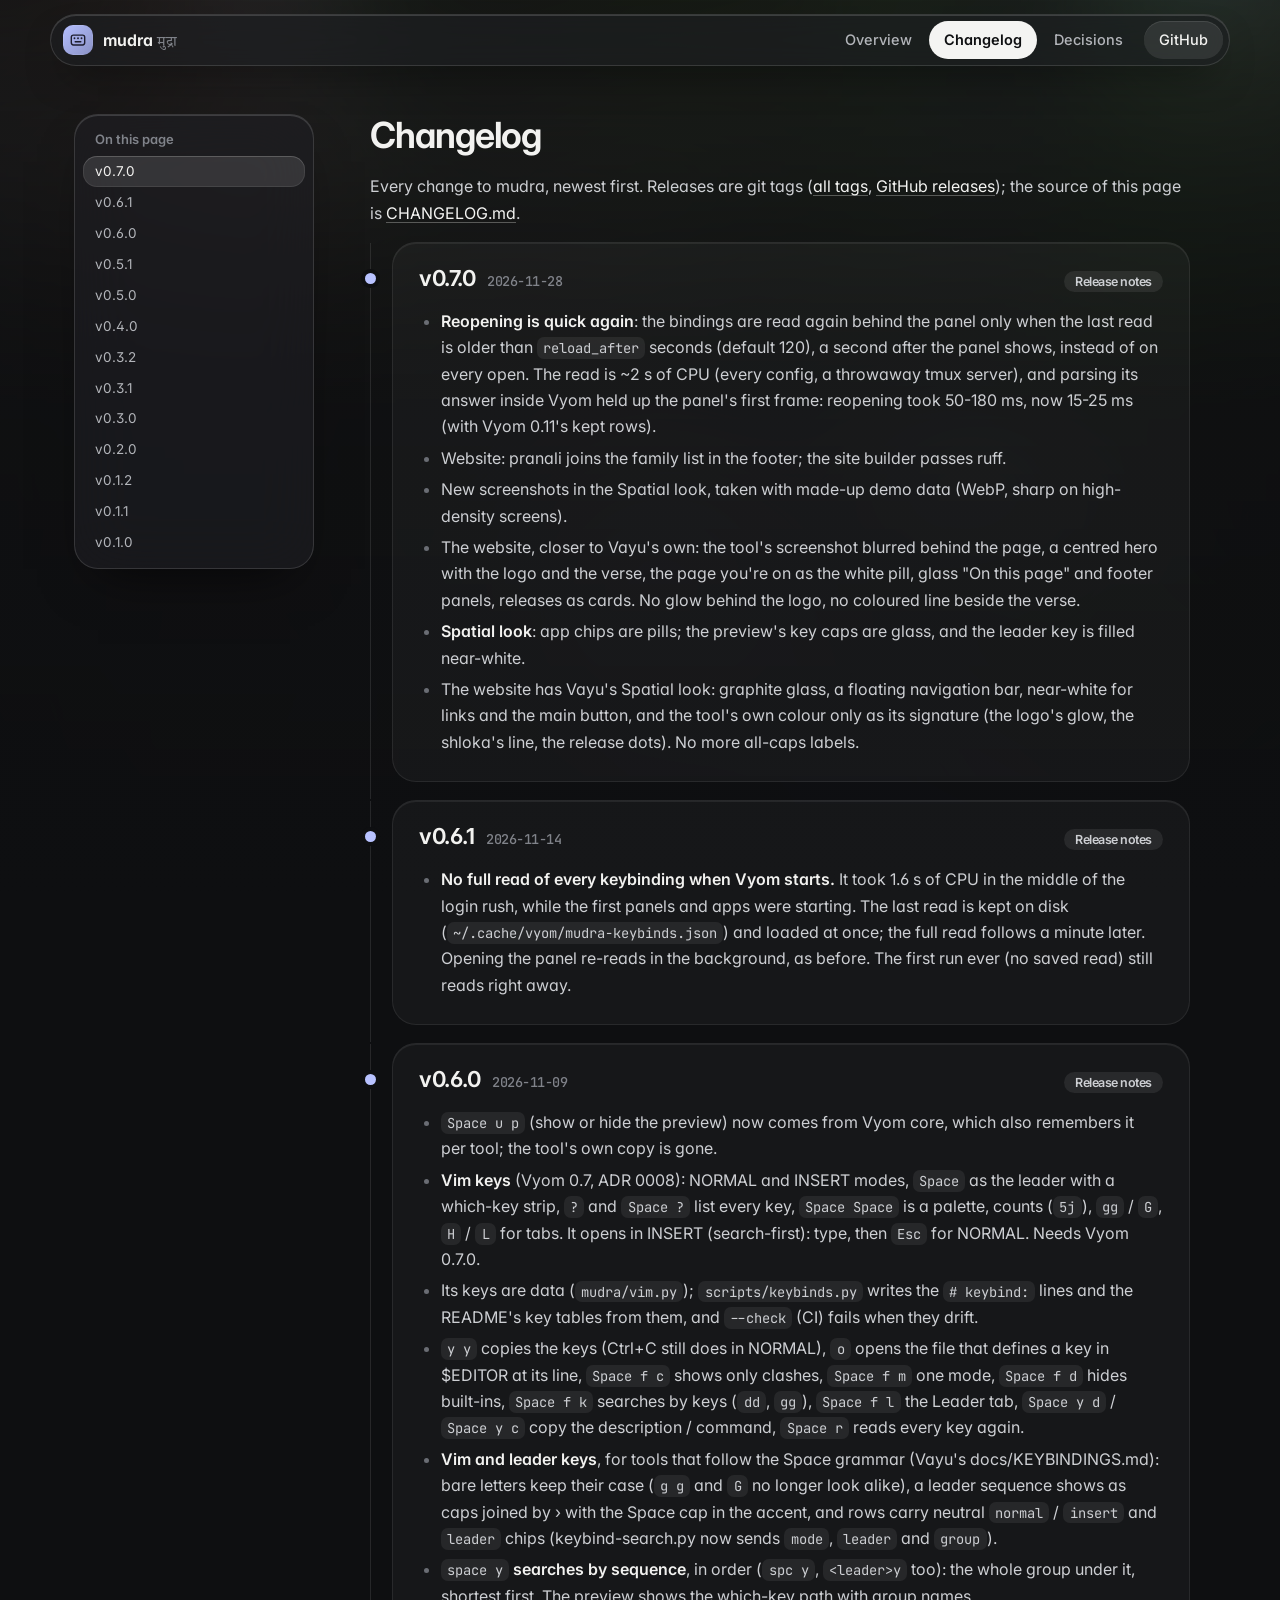
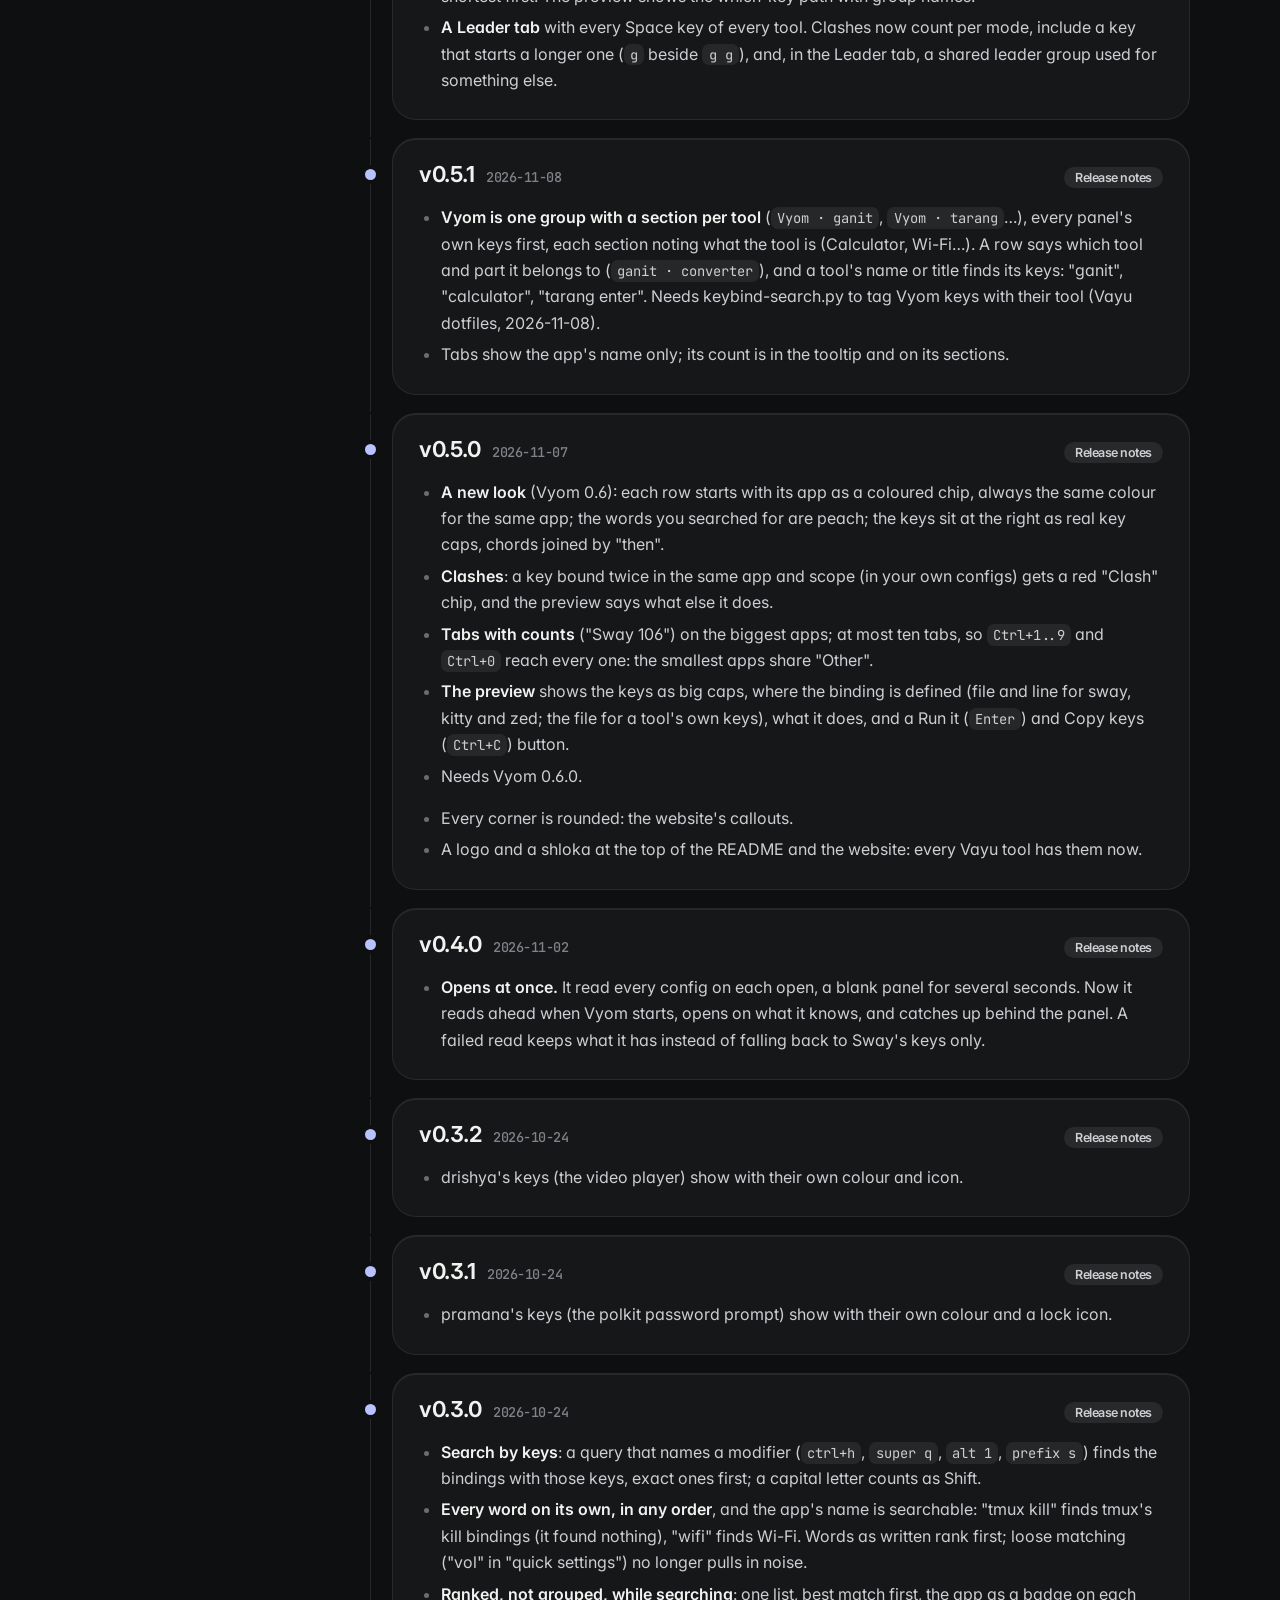
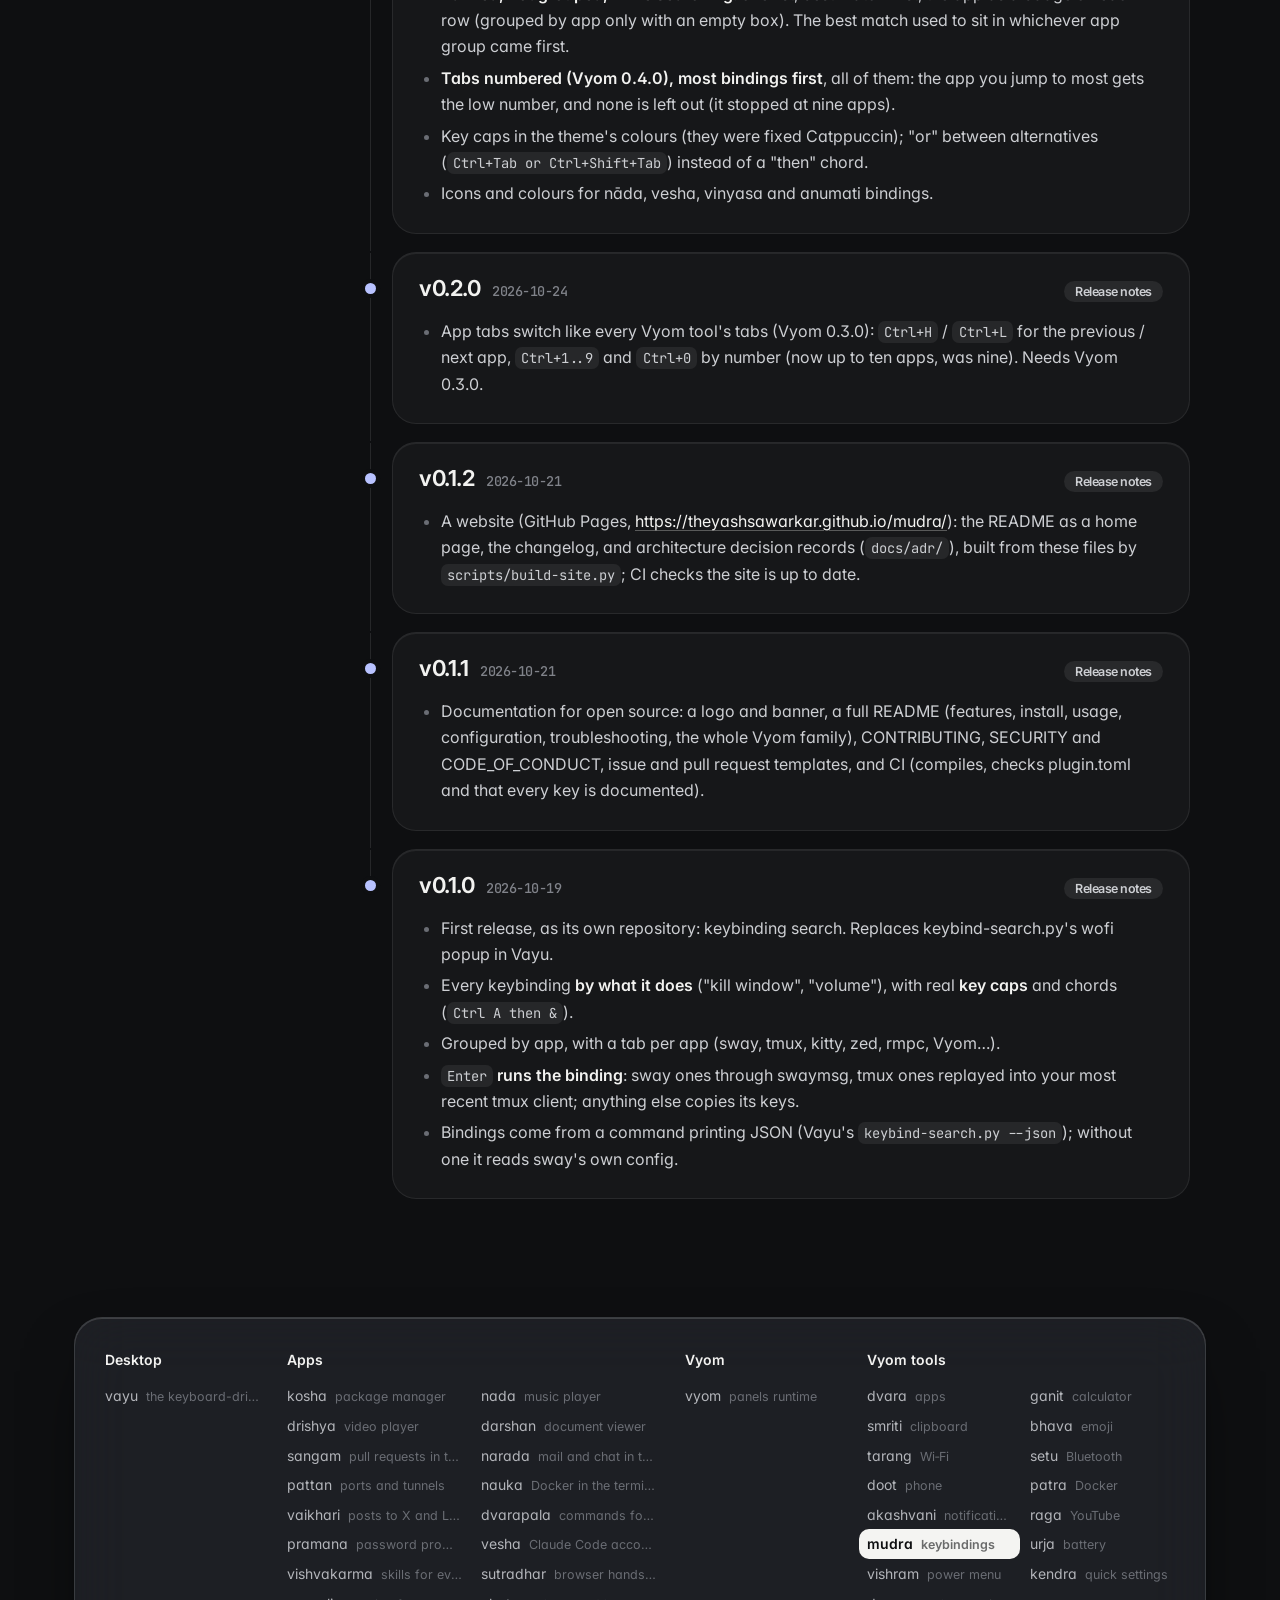
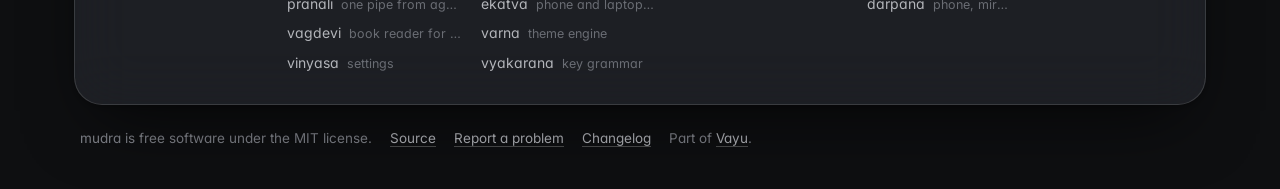
<file: docs/changelog.html>
<!doctype html>
<html lang="en">
<head>
<meta charset="utf-8">
<meta name="viewport" content="width=device-width, initial-scale=1">
<title>Changelog · mudra</title>
<meta name="description" content="Search every keybinding (sway, tmux, kitty, zed, rmpc, tools...) by what it does; real key caps; Enter runs it.">
<meta property="og:title" content="Changelog · mudra">
<meta property="og:description" content="Search every keybinding (sway, tmux, kitty, zed, rmpc, tools...) by what it does; real key caps; Enter runs it.">
<meta name="theme-color" content="#0e0f11">
<link rel="icon" href="assets/logo.svg" type="image/svg+xml">
<link rel="preconnect" href="https://fonts.googleapis.com">
<link rel="preconnect" href="https://fonts.gstatic.com" crossorigin>
<link href="https://fonts.googleapis.com/css2?family=Inter:wght@400;500;600;700&family=JetBrains+Mono:wght@400;500;600&family=Tiro+Devanagari+Sanskrit&display=swap" rel="stylesheet">
<link rel="stylesheet" href="assets/site.css">
<style>:root{--tool:#b8c2ff}.backdrop:before{background-image:url("assets/screenshots/mudra.webp")}</style>
</head>
<body class="sub">
<div class="backdrop" aria-hidden="true"></div>
<header class="top"><div class="in">
<a class="brand" href="index.html"><img src="assets/logo.svg" alt=""><span>mudra <small>मुद्रा</small></span></a>
<nav><a href="index.html" class="">Overview</a><a href="changelog.html" class="on">Changelog</a><a href="adr/index.html" class=" hide">Decisions</a><a class="gh" href="https://github.com/Theyashsawarkar/mudra">GitHub</a></nav></div></header>

<div class="wrap"><aside class="toc"><b>On this page</b><a class="l2" href="#v070">v0.7.0</a><a class="l2" href="#v061">v0.6.1</a><a class="l2" href="#v060">v0.6.0</a><a class="l2" href="#v051">v0.5.1</a><a class="l2" href="#v050">v0.5.0</a><a class="l2" href="#v040">v0.4.0</a><a class="l2" href="#v032">v0.3.2</a><a class="l2" href="#v031">v0.3.1</a><a class="l2" href="#v030">v0.3.0</a><a class="l2" href="#v020">v0.2.0</a><a class="l2" href="#v012">v0.1.2</a><a class="l2" href="#v011">v0.1.1</a><a class="l2" href="#v010">v0.1.0</a></aside><article>
<h2>Changelog</h2><p>Every change to mudra, newest first. Releases are git tags (<a href="https://github.com/Theyashsawarkar/mudra/tags">all tags</a>, <a href="https://github.com/Theyashsawarkar/mudra/releases">GitHub releases</a>); the source of this page is <a href="https://github.com/Theyashsawarkar/mudra/blob/main/CHANGELOG.md">CHANGELOG.md</a>.</p><section class="release"><h2 id="v070">v0.7.0<span class="date">2026-11-28</span><a class="tag" href="https://github.com/Theyashsawarkar/mudra/releases/tag/v0.7.0">Release notes</a></h2><ul><li><strong>Reopening is quick again</strong>: the bindings are read again behind the panel only when the last read is older than <code>reload_after</code> seconds (default 120), a second after the panel shows, instead of on every open. The read is ~2 s of CPU (every config, a throwaway tmux server), and parsing its answer inside Vyom held up the panel's first frame: reopening took 50-180 ms, now 15-25 ms (with Vyom 0.11's kept rows).</li><li>Website: pranali joins the family list in the footer; the site builder passes ruff.</li><li>New screenshots in the Spatial look, taken with made-up demo data (WebP, sharp on high-density screens).</li><li>The website, closer to Vayu's own: the tool's screenshot blurred behind the page, a centred hero with the logo and the verse, the page you're on as the white pill, glass "On this page" and footer panels, releases as cards. No glow behind the logo, no coloured line beside the verse.</li><li><strong>Spatial look</strong>: app chips are pills; the preview's key caps are glass, and the leader key is filled near-white.</li><li>The website has Vayu's Spatial look: graphite glass, a floating navigation bar, near-white for links and the main button, and the tool's own colour only as its signature (the logo's glow, the shloka's line, the release dots). No more all-caps labels.</li></ul></section><section class="release"><h2 id="v061">v0.6.1<span class="date">2026-11-14</span><a class="tag" href="https://github.com/Theyashsawarkar/mudra/releases/tag/v0.6.1">Release notes</a></h2><ul><li><strong>No full read of every keybinding when Vyom starts.</strong> It took 1.6 s of CPU in the middle of the login rush, while the first panels and apps were starting. The last read is kept on disk (<code>~/.cache/vyom/mudra-keybinds.json</code>) and loaded at once; the full read follows a minute later. Opening the panel re-reads in the background, as before. The first run ever (no saved read) still reads right away.</li></ul></section><section class="release"><h2 id="v060">v0.6.0<span class="date">2026-11-09</span><a class="tag" href="https://github.com/Theyashsawarkar/mudra/releases/tag/v0.6.0">Release notes</a></h2><ul><li><code>Space u p</code> (show or hide the preview) now comes from Vyom core, which also remembers it per tool; the tool's own copy is gone.</li><li><strong>Vim keys</strong> (Vyom 0.7, ADR 0008): NORMAL and INSERT modes, <code>Space</code> as the leader with a which-key strip, <code>?</code> and <code>Space ?</code> list every key, <code>Space Space</code> is a palette, counts (<code>5j</code>), <code>gg</code> / <code>G</code>, <code>H</code> / <code>L</code> for tabs. It opens in INSERT (search-first): type, then <code>Esc</code> for NORMAL. Needs Vyom 0.7.0.</li><li>Its keys are data (<code>mudra/vim.py</code>); <code>scripts/keybinds.py</code> writes the <code># keybind:</code> lines and the README's key tables from them, and <code>--check</code> (CI) fails when they drift.</li><li><code>y y</code> copies the keys (Ctrl+C still does in NORMAL), <code>o</code> opens the file that defines a key in $EDITOR at its line, <code>Space f c</code> shows only clashes, <code>Space f m</code> one mode, <code>Space f d</code> hides built-ins, <code>Space f k</code> searches by keys (<code>dd</code>, <code>gg</code>), <code>Space f l</code> the Leader tab, <code>Space y d</code> / <code>Space y c</code> copy the description / command, <code>Space r</code> reads every key again.</li><li><strong>Vim and leader keys</strong>, for tools that follow the Space grammar (Vayu's docs/KEYBINDINGS.md): bare letters keep their case (<code>g g</code> and <code>G</code> no longer look alike), a leader sequence shows as caps joined by › with the Space cap in the accent, and rows carry neutral <code>normal</code> / <code>insert</code> and <code>leader</code> chips (keybind-search.py now sends <code>mode</code>, <code>leader</code> and <code>group</code>).</li><li><strong><code>space y</code> searches by sequence</strong>, in order (<code>spc y</code>, <code>&lt;leader&gt;y</code> too): the whole group under it, shortest first. The preview shows the which-key path with group names.</li><li><strong>A Leader tab</strong> with every Space key of every tool. Clashes now count per mode, include a key that starts a longer one (<code>g</code> beside <code>g g</code>), and, in the Leader tab, a shared leader group used for something else.</li></ul></section><section class="release"><h2 id="v051">v0.5.1<span class="date">2026-11-08</span><a class="tag" href="https://github.com/Theyashsawarkar/mudra/releases/tag/v0.5.1">Release notes</a></h2><ul><li><strong>Vyom is one group with a section per tool</strong> (<code>Vyom · ganit</code>, <code>Vyom · tarang</code>…), every panel's own keys first, each section noting what the tool is (Calculator, Wi-Fi…). A row says which tool and part it belongs to (<code>ganit · converter</code>), and a tool's name or title finds its keys: "ganit", "calculator", "tarang enter". Needs keybind-search.py to tag Vyom keys with their tool (Vayu dotfiles, 2026-11-08).</li><li>Tabs show the app's name only; its count is in the tooltip and on its sections.</li></ul></section><section class="release"><h2 id="v050">v0.5.0<span class="date">2026-11-07</span><a class="tag" href="https://github.com/Theyashsawarkar/mudra/releases/tag/v0.5.0">Release notes</a></h2><ul><li><strong>A new look</strong> (Vyom 0.6): each row starts with its app as a coloured chip, always the same colour for the same app; the words you searched for are peach; the keys sit at the right as real key caps, chords joined by "then".</li><li><strong>Clashes</strong>: a key bound twice in the same app and scope (in your own configs) gets a red "Clash" chip, and the preview says what else it does.</li><li><strong>Tabs with counts</strong> ("Sway 106") on the biggest apps; at most ten tabs, so <code>Ctrl+1..9</code> and <code>Ctrl+0</code> reach every one: the smallest apps share "Other".</li><li><strong>The preview</strong> shows the keys as big caps, where the binding is defined (file and line for sway, kitty and zed; the file for a tool's own keys), what it does, and a Run it (<code>Enter</code>) and Copy keys (<code>Ctrl+C</code>) button.</li><li>Needs Vyom 0.6.0.</li></ul>
<ul><li>Every corner is rounded: the website's callouts.</li><li>A logo and a shloka at the top of the README and the website: every Vayu tool has them now.</li></ul></section><section class="release"><h2 id="v040">v0.4.0<span class="date">2026-11-02</span><a class="tag" href="https://github.com/Theyashsawarkar/mudra/releases/tag/v0.4.0">Release notes</a></h2><ul><li><strong>Opens at once.</strong> It read every config on each open, a blank panel for several seconds. Now it reads ahead when Vyom starts, opens on what it knows, and catches up behind the panel. A failed read keeps what it has instead of falling back to Sway's keys only.</li></ul></section><section class="release"><h2 id="v032">v0.3.2<span class="date">2026-10-24</span><a class="tag" href="https://github.com/Theyashsawarkar/mudra/releases/tag/v0.3.2">Release notes</a></h2><ul><li>drishya's keys (the video player) show with their own colour and icon.</li></ul></section><section class="release"><h2 id="v031">v0.3.1<span class="date">2026-10-24</span><a class="tag" href="https://github.com/Theyashsawarkar/mudra/releases/tag/v0.3.1">Release notes</a></h2><ul><li>pramana's keys (the polkit password prompt) show with their own colour and a lock icon.</li></ul></section><section class="release"><h2 id="v030">v0.3.0<span class="date">2026-10-24</span><a class="tag" href="https://github.com/Theyashsawarkar/mudra/releases/tag/v0.3.0">Release notes</a></h2><ul><li><strong>Search by keys</strong>: a query that names a modifier (<code>ctrl+h</code>, <code>super q</code>, <code>alt 1</code>, <code>prefix s</code>) finds the bindings with those keys, exact ones first; a capital letter counts as Shift.</li><li><strong>Every word on its own, in any order</strong>, and the app's name is searchable: "tmux kill" finds tmux's kill bindings (it found nothing), "wifi" finds Wi-Fi. Words as written rank first; loose matching ("vol" in "quick settings") no longer pulls in noise.</li><li><strong>Ranked, not grouped, while searching</strong>: one list, best match first, the app as a badge on each row (grouped by app only with an empty box). The best match used to sit in whichever app group came first.</li><li><strong>Tabs numbered (Vyom 0.4.0), most bindings first</strong>, all of them: the app you jump to most gets the low number, and none is left out (it stopped at nine apps).</li><li>Key caps in the theme's colours (they were fixed Catppuccin); "or" between alternatives (<code>Ctrl+Tab or Ctrl+Shift+Tab</code>) instead of a "then" chord.</li><li>Icons and colours for nāda, vesha, vinyasa and anumati bindings.</li></ul></section><section class="release"><h2 id="v020">v0.2.0<span class="date">2026-10-24</span><a class="tag" href="https://github.com/Theyashsawarkar/mudra/releases/tag/v0.2.0">Release notes</a></h2><ul><li>App tabs switch like every Vyom tool's tabs (Vyom 0.3.0): <code>Ctrl+H</code> / <code>Ctrl+L</code> for the previous / next app, <code>Ctrl+1..9</code> and <code>Ctrl+0</code> by number (now up to ten apps, was nine). Needs Vyom 0.3.0.</li></ul></section><section class="release"><h2 id="v012">v0.1.2<span class="date">2026-10-21</span><a class="tag" href="https://github.com/Theyashsawarkar/mudra/releases/tag/v0.1.2">Release notes</a></h2><ul><li>A website (GitHub Pages, <a href="https://theyashsawarkar.github.io/mudra/">https://theyashsawarkar.github.io/mudra/</a>): the README as a home page, the changelog, and architecture decision records (<code>docs/adr/</code>), built from these files by <code>scripts/build-site.py</code>; CI checks the site is up to date.</li></ul></section><section class="release"><h2 id="v011">v0.1.1<span class="date">2026-10-21</span><a class="tag" href="https://github.com/Theyashsawarkar/mudra/releases/tag/v0.1.1">Release notes</a></h2><ul><li>Documentation for open source: a logo and banner, a full README (features, install, usage, configuration, troubleshooting, the whole Vyom family), CONTRIBUTING, SECURITY and CODE_OF_CONDUCT, issue and pull request templates, and CI (compiles, checks plugin.toml and that every key is documented).</li></ul></section><section class="release"><h2 id="v010">v0.1.0<span class="date">2026-10-19</span><a class="tag" href="https://github.com/Theyashsawarkar/mudra/releases/tag/v0.1.0">Release notes</a></h2><ul><li>First release, as its own repository: keybinding search. Replaces keybind-search.py's wofi popup in Vayu.</li><li>Every keybinding <strong>by what it does</strong> ("kill window", "volume"), with real <strong>key caps</strong> and chords (<code>Ctrl A then &amp;</code>).</li><li>Grouped by app, with a tab per app (sway, tmux, kitty, zed, rmpc, Vyom…).</li><li><code>Enter</code> <strong>runs the binding</strong>: sway ones through swaymsg, tmux ones replayed into your most recent tmux client; anything else copies its keys.</li><li>Bindings come from a command printing JSON (Vayu's <code>keybind-search.py --json</code>); without one it reads sway's own config.</li></ul></section>
</article></div>
<footer><div class="in glass"><div class=""><h4>Desktop</h4><div class="list"><a href="https://vayu.theyashsawarkar.dev/" class="">vayu <span>the keyboard-driven Wayland desktop</span></a></div></div><div class="g2"><h4>Apps</h4><div class="list"><a href="https://kosha.theyashsawarkar.dev/" class="">kosha <span>package manager</span></a><a href="https://nada.theyashsawarkar.dev/" class="">nada <span>music player</span></a><a href="https://drishya.theyashsawarkar.dev/" class="">drishya <span>video player</span></a><a href="https://darshan.theyashsawarkar.dev/" class="">darshan <span>document viewer</span></a><a href="https://sangam.theyashsawarkar.dev/" class="">sangam <span>pull requests in the terminal</span></a><a href="https://narada.theyashsawarkar.dev/" class="">narada <span>mail and chat in the terminal</span></a><a href="https://pattan.theyashsawarkar.dev/" class="">pattan <span>ports and tunnels</span></a><a href="https://nauka.theyashsawarkar.dev/" class="">nauka <span>Docker in the terminal</span></a><a href="https://vaikhari.theyashsawarkar.dev/" class="">vaikhari <span>posts to X and LinkedIn</span></a><a href="https://dvarapala.theyashsawarkar.dev/" class="">dvarapala <span>commands for AI agents, approved</span></a><a href="https://pramana.theyashsawarkar.dev/" class="">pramana <span>password prompts</span></a><a href="https://vesha.theyashsawarkar.dev/" class="">vesha <span>Claude Code accounts</span></a><a href="https://vishvakarma.theyashsawarkar.dev/" class="">vishvakarma <span>skills for every AI agent</span></a><a href="https://sutradhar.theyashsawarkar.dev/" class="">sutradhar <span>browser hands for AI agents</span></a><a href="https://pranali.theyashsawarkar.dev/" class="">pranali <span>one pipe from agents to tools</span></a><a href="https://ekatva.theyashsawarkar.dev/" class="">ekatva <span>phone and laptop, linked</span></a><a href="https://vagdevi.theyashsawarkar.dev/" class="">vagdevi <span>book reader for Android</span></a><a href="https://varna.theyashsawarkar.dev/" class="">varna <span>theme engine</span></a><a href="https://vinyasa.theyashsawarkar.dev/" class="">vinyasa <span>settings</span></a><a href="https://vyakarana.theyashsawarkar.dev/" class="">vyakarana <span>key grammar</span></a></div></div><div class=""><h4>Vyom</h4><div class="list"><a href="https://vyom.theyashsawarkar.dev/" class="">vyom <span>panels runtime</span></a></div></div><div class="g2"><h4>Vyom tools</h4><div class="list"><a href="https://dvara.theyashsawarkar.dev/" class="">dvara <span>apps</span></a><a href="https://ganit.theyashsawarkar.dev/" class="">ganit <span>calculator</span></a><a href="https://smriti.theyashsawarkar.dev/" class="">smriti <span>clipboard</span></a><a href="https://bhava.theyashsawarkar.dev/" class="">bhava <span>emoji</span></a><a href="https://tarang.theyashsawarkar.dev/" class="">tarang <span>Wi‑Fi</span></a><a href="https://setu.theyashsawarkar.dev/" class="">setu <span>Bluetooth</span></a><a href="https://doot.theyashsawarkar.dev/" class="">doot <span>phone</span></a><a href="https://patra.theyashsawarkar.dev/" class="">patra <span>Docker</span></a><a href="https://akashvani.theyashsawarkar.dev/" class="">akashvani <span>notifications</span></a><a href="https://raga.theyashsawarkar.dev/" class="">raga <span>YouTube</span></a><a href="https://mudra.theyashsawarkar.dev/" class="me" aria-current="page">mudra <span>keybindings</span></a><a href="https://urja.theyashsawarkar.dev/" class="">urja <span>battery</span></a><a href="https://vishram.theyashsawarkar.dev/" class="">vishram <span>power menu</span></a><a href="https://kendra.theyashsawarkar.dev/" class="">kendra <span>quick settings</span></a><a href="https://darpana.theyashsawarkar.dev/" class="">darpana <span>phone, mirrored</span></a></div></div></div>
<div class="bottom"><span>mudra is free software under the MIT license.</span><a href="https://github.com/Theyashsawarkar/mudra">Source</a><a href="https://github.com/Theyashsawarkar/mudra/issues">Report a problem</a><a href="changelog.html">Changelog</a><span>Part of <a href="https://vayu.theyashsawarkar.dev/">Vayu</a>.</span></div></footer>
<script>
document.querySelectorAll('pre.code').forEach(p=>{const b=document.createElement('button');b.className='copy';b.type='button';b.textContent='Copy';
b.onclick=()=>{navigator.clipboard.writeText(p.querySelector('code').innerText).then(()=>{b.textContent='Copied';b.classList.add('done');setTimeout(()=>{b.textContent='Copy';b.classList.remove('done')},1400)})};p.appendChild(b)});
const links=[...document.querySelectorAll('.toc a')];if(links.length){const hs=links.map(a=>document.getElementById(a.hash.slice(1))).filter(Boolean);
const on=()=>{let cur=hs[0];for(const h of hs){if(h.getBoundingClientRect().top<120)cur=h}links.forEach(a=>a.classList.toggle('on',cur&&a.hash==='#'+cur.id))};
addEventListener('scroll',on,{passive:true});on()}
</script>
</body>
</html>
</file>
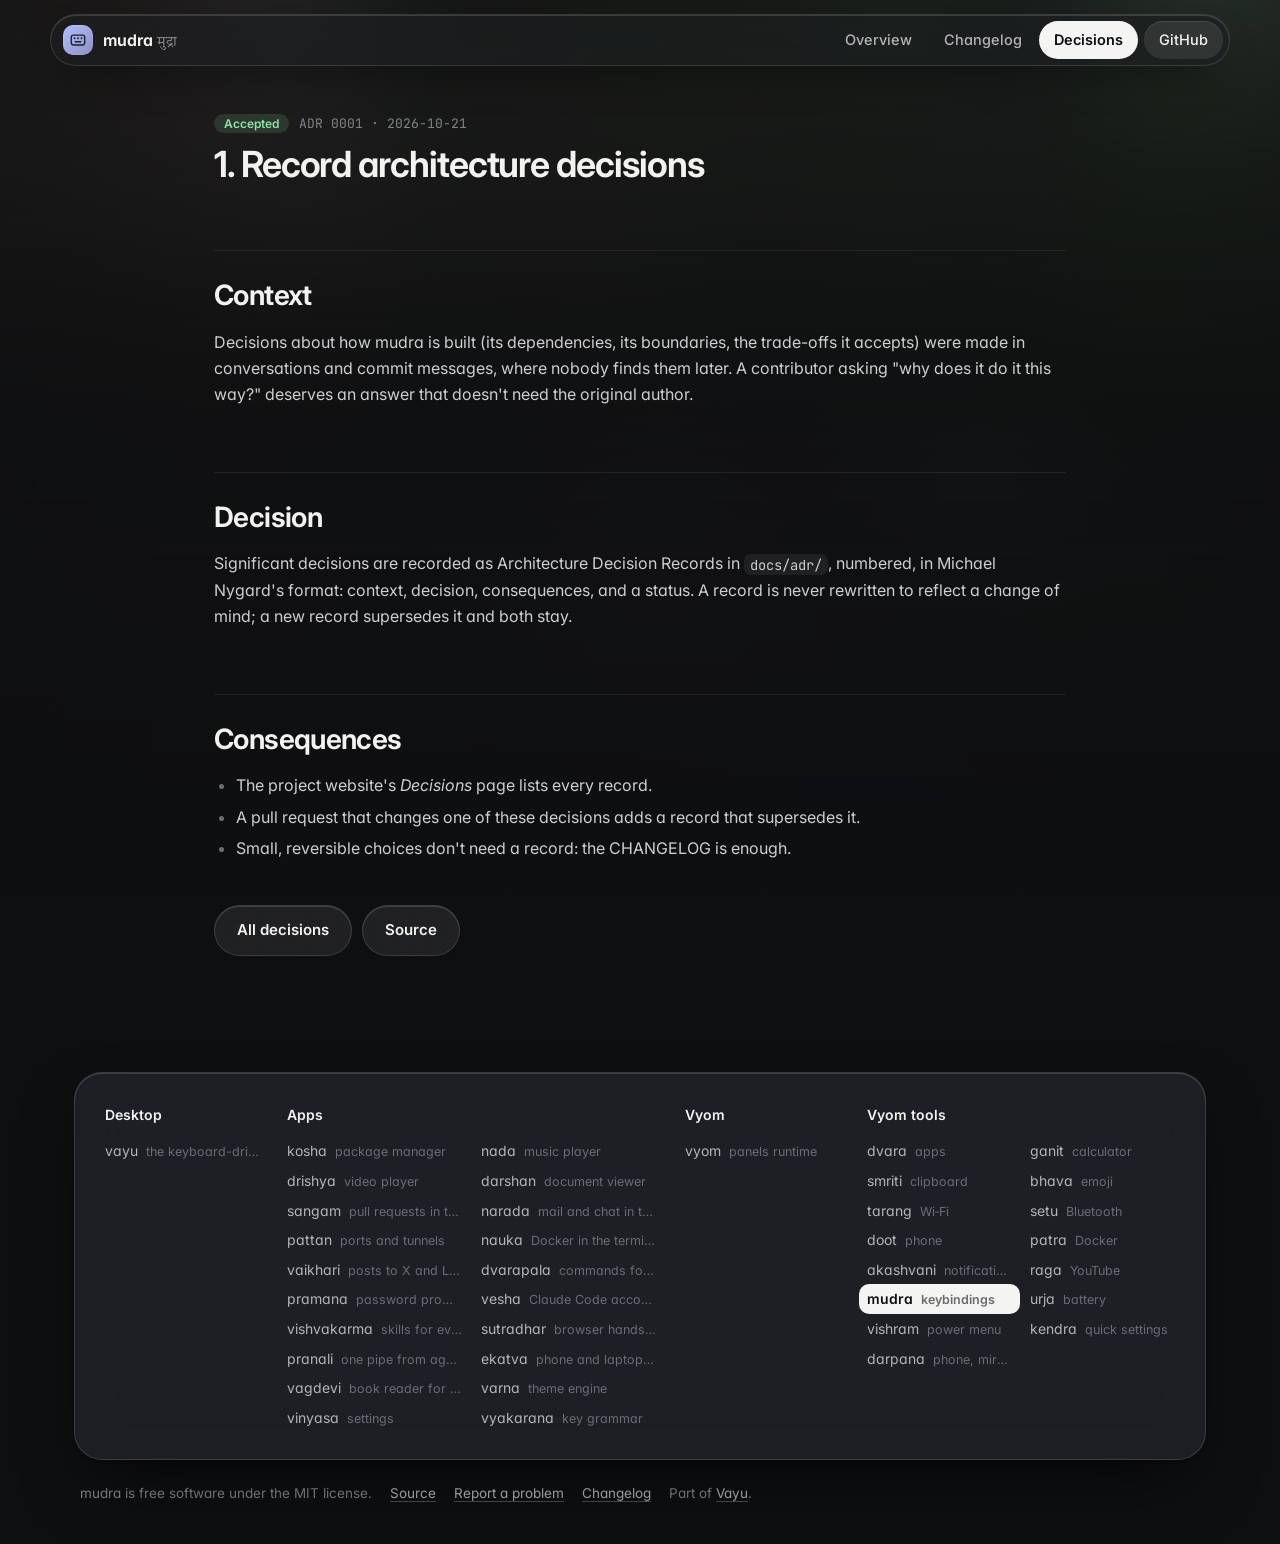
<file: docs/adr/0001-record-architecture-decisions.html>
<!doctype html>
<html lang="en">
<head>
<meta charset="utf-8">
<meta name="viewport" content="width=device-width, initial-scale=1">
<title>ADR 0001: 1. Record architecture decisions · mudra</title>
<meta name="description" content="Search every keybinding (sway, tmux, kitty, zed, rmpc, tools...) by what it does; real key caps; Enter runs it.">
<meta property="og:title" content="ADR 0001: 1. Record architecture decisions · mudra">
<meta property="og:description" content="Search every keybinding (sway, tmux, kitty, zed, rmpc, tools...) by what it does; real key caps; Enter runs it.">
<meta name="theme-color" content="#0e0f11">
<link rel="icon" href="../assets/logo.svg" type="image/svg+xml">
<link rel="preconnect" href="https://fonts.googleapis.com">
<link rel="preconnect" href="https://fonts.gstatic.com" crossorigin>
<link href="https://fonts.googleapis.com/css2?family=Inter:wght@400;500;600;700&family=JetBrains+Mono:wght@400;500;600&family=Tiro+Devanagari+Sanskrit&display=swap" rel="stylesheet">
<link rel="stylesheet" href="../assets/site.css">
<style>:root{--tool:#b8c2ff}.backdrop:before{background-image:url("../assets/screenshots/mudra.webp")}</style>
</head>
<body class="sub">
<div class="backdrop" aria-hidden="true"></div>
<header class="top"><div class="in">
<a class="brand" href="../index.html"><img src="../assets/logo.svg" alt=""><span>mudra <small>मुद्रा</small></span></a>
<nav><a href="../index.html" class="">Overview</a><a href="../changelog.html" class="">Changelog</a><a href="../adr/index.html" class="on hide">Decisions</a><a class="gh" href="https://github.com/Theyashsawarkar/mudra">GitHub</a></nav></div></header>

<div class="wrap solo"><article>
<p class="adrmeta"><span class="status accepted">Accepted</span> <span>ADR 0001 · 2026-10-21</span></p><h2 id="1-record-architecture-decisions"><a class="anchor" href="#1-record-architecture-decisions">#</a>1. Record architecture decisions</h2>
<h2 id="context"><a class="anchor" href="#context">#</a>Context</h2>
<p>Decisions about how mudra is built (its dependencies, its boundaries, the trade-offs it accepts) were made in conversations and commit messages, where nobody finds them later. A contributor asking "why does it do it this way?" deserves an answer that doesn't need the original author.</p>
<h2 id="decision"><a class="anchor" href="#decision">#</a>Decision</h2>
<p>Significant decisions are recorded as Architecture Decision Records in <code>docs/adr/</code>, numbered, in Michael Nygard's format: context, decision, consequences, and a status. A record is never rewritten to reflect a change of mind; a new record supersedes it and both stay.</p>
<h2 id="consequences"><a class="anchor" href="#consequences">#</a>Consequences</h2>
<ul><li>The project website's <em>Decisions</em> page lists every record.</li><li>A pull request that changes one of these decisions adds a record that supersedes it.</li><li>Small, reversible choices don't need a record: the CHANGELOG is enough.</li></ul><p class="back"><a class="btn" href="index.html">All decisions</a><a class="btn" href="https://github.com/Theyashsawarkar/mudra/blob/main/docs/adr/0001-record-architecture-decisions.md">Source</a></p>
</article></div>
<footer><div class="in glass"><div class=""><h4>Desktop</h4><div class="list"><a href="https://vayu.theyashsawarkar.dev/" class="">vayu <span>the keyboard-driven Wayland desktop</span></a></div></div><div class="g2"><h4>Apps</h4><div class="list"><a href="https://kosha.theyashsawarkar.dev/" class="">kosha <span>package manager</span></a><a href="https://nada.theyashsawarkar.dev/" class="">nada <span>music player</span></a><a href="https://drishya.theyashsawarkar.dev/" class="">drishya <span>video player</span></a><a href="https://darshan.theyashsawarkar.dev/" class="">darshan <span>document viewer</span></a><a href="https://sangam.theyashsawarkar.dev/" class="">sangam <span>pull requests in the terminal</span></a><a href="https://narada.theyashsawarkar.dev/" class="">narada <span>mail and chat in the terminal</span></a><a href="https://pattan.theyashsawarkar.dev/" class="">pattan <span>ports and tunnels</span></a><a href="https://nauka.theyashsawarkar.dev/" class="">nauka <span>Docker in the terminal</span></a><a href="https://vaikhari.theyashsawarkar.dev/" class="">vaikhari <span>posts to X and LinkedIn</span></a><a href="https://dvarapala.theyashsawarkar.dev/" class="">dvarapala <span>commands for AI agents, approved</span></a><a href="https://pramana.theyashsawarkar.dev/" class="">pramana <span>password prompts</span></a><a href="https://vesha.theyashsawarkar.dev/" class="">vesha <span>Claude Code accounts</span></a><a href="https://vishvakarma.theyashsawarkar.dev/" class="">vishvakarma <span>skills for every AI agent</span></a><a href="https://sutradhar.theyashsawarkar.dev/" class="">sutradhar <span>browser hands for AI agents</span></a><a href="https://pranali.theyashsawarkar.dev/" class="">pranali <span>one pipe from agents to tools</span></a><a href="https://ekatva.theyashsawarkar.dev/" class="">ekatva <span>phone and laptop, linked</span></a><a href="https://vagdevi.theyashsawarkar.dev/" class="">vagdevi <span>book reader for Android</span></a><a href="https://varna.theyashsawarkar.dev/" class="">varna <span>theme engine</span></a><a href="https://vinyasa.theyashsawarkar.dev/" class="">vinyasa <span>settings</span></a><a href="https://vyakarana.theyashsawarkar.dev/" class="">vyakarana <span>key grammar</span></a></div></div><div class=""><h4>Vyom</h4><div class="list"><a href="https://vyom.theyashsawarkar.dev/" class="">vyom <span>panels runtime</span></a></div></div><div class="g2"><h4>Vyom tools</h4><div class="list"><a href="https://dvara.theyashsawarkar.dev/" class="">dvara <span>apps</span></a><a href="https://ganit.theyashsawarkar.dev/" class="">ganit <span>calculator</span></a><a href="https://smriti.theyashsawarkar.dev/" class="">smriti <span>clipboard</span></a><a href="https://bhava.theyashsawarkar.dev/" class="">bhava <span>emoji</span></a><a href="https://tarang.theyashsawarkar.dev/" class="">tarang <span>Wi‑Fi</span></a><a href="https://setu.theyashsawarkar.dev/" class="">setu <span>Bluetooth</span></a><a href="https://doot.theyashsawarkar.dev/" class="">doot <span>phone</span></a><a href="https://patra.theyashsawarkar.dev/" class="">patra <span>Docker</span></a><a href="https://akashvani.theyashsawarkar.dev/" class="">akashvani <span>notifications</span></a><a href="https://raga.theyashsawarkar.dev/" class="">raga <span>YouTube</span></a><a href="https://mudra.theyashsawarkar.dev/" class="me" aria-current="page">mudra <span>keybindings</span></a><a href="https://urja.theyashsawarkar.dev/" class="">urja <span>battery</span></a><a href="https://vishram.theyashsawarkar.dev/" class="">vishram <span>power menu</span></a><a href="https://kendra.theyashsawarkar.dev/" class="">kendra <span>quick settings</span></a><a href="https://darpana.theyashsawarkar.dev/" class="">darpana <span>phone, mirrored</span></a></div></div></div>
<div class="bottom"><span>mudra is free software under the MIT license.</span><a href="https://github.com/Theyashsawarkar/mudra">Source</a><a href="https://github.com/Theyashsawarkar/mudra/issues">Report a problem</a><a href="../changelog.html">Changelog</a><span>Part of <a href="https://vayu.theyashsawarkar.dev/">Vayu</a>.</span></div></footer>
<script>
document.querySelectorAll('pre.code').forEach(p=>{const b=document.createElement('button');b.className='copy';b.type='button';b.textContent='Copy';
b.onclick=()=>{navigator.clipboard.writeText(p.querySelector('code').innerText).then(()=>{b.textContent='Copied';b.classList.add('done');setTimeout(()=>{b.textContent='Copy';b.classList.remove('done')},1400)})};p.appendChild(b)});
const links=[...document.querySelectorAll('.toc a')];if(links.length){const hs=links.map(a=>document.getElementById(a.hash.slice(1))).filter(Boolean);
const on=()=>{let cur=hs[0];for(const h of hs){if(h.getBoundingClientRect().top<120)cur=h}links.forEach(a=>a.classList.toggle('on',cur&&a.hash==='#'+cur.id))};
addEventListener('scroll',on,{passive:true});on()}
</script>
</body>
</html>
</file>
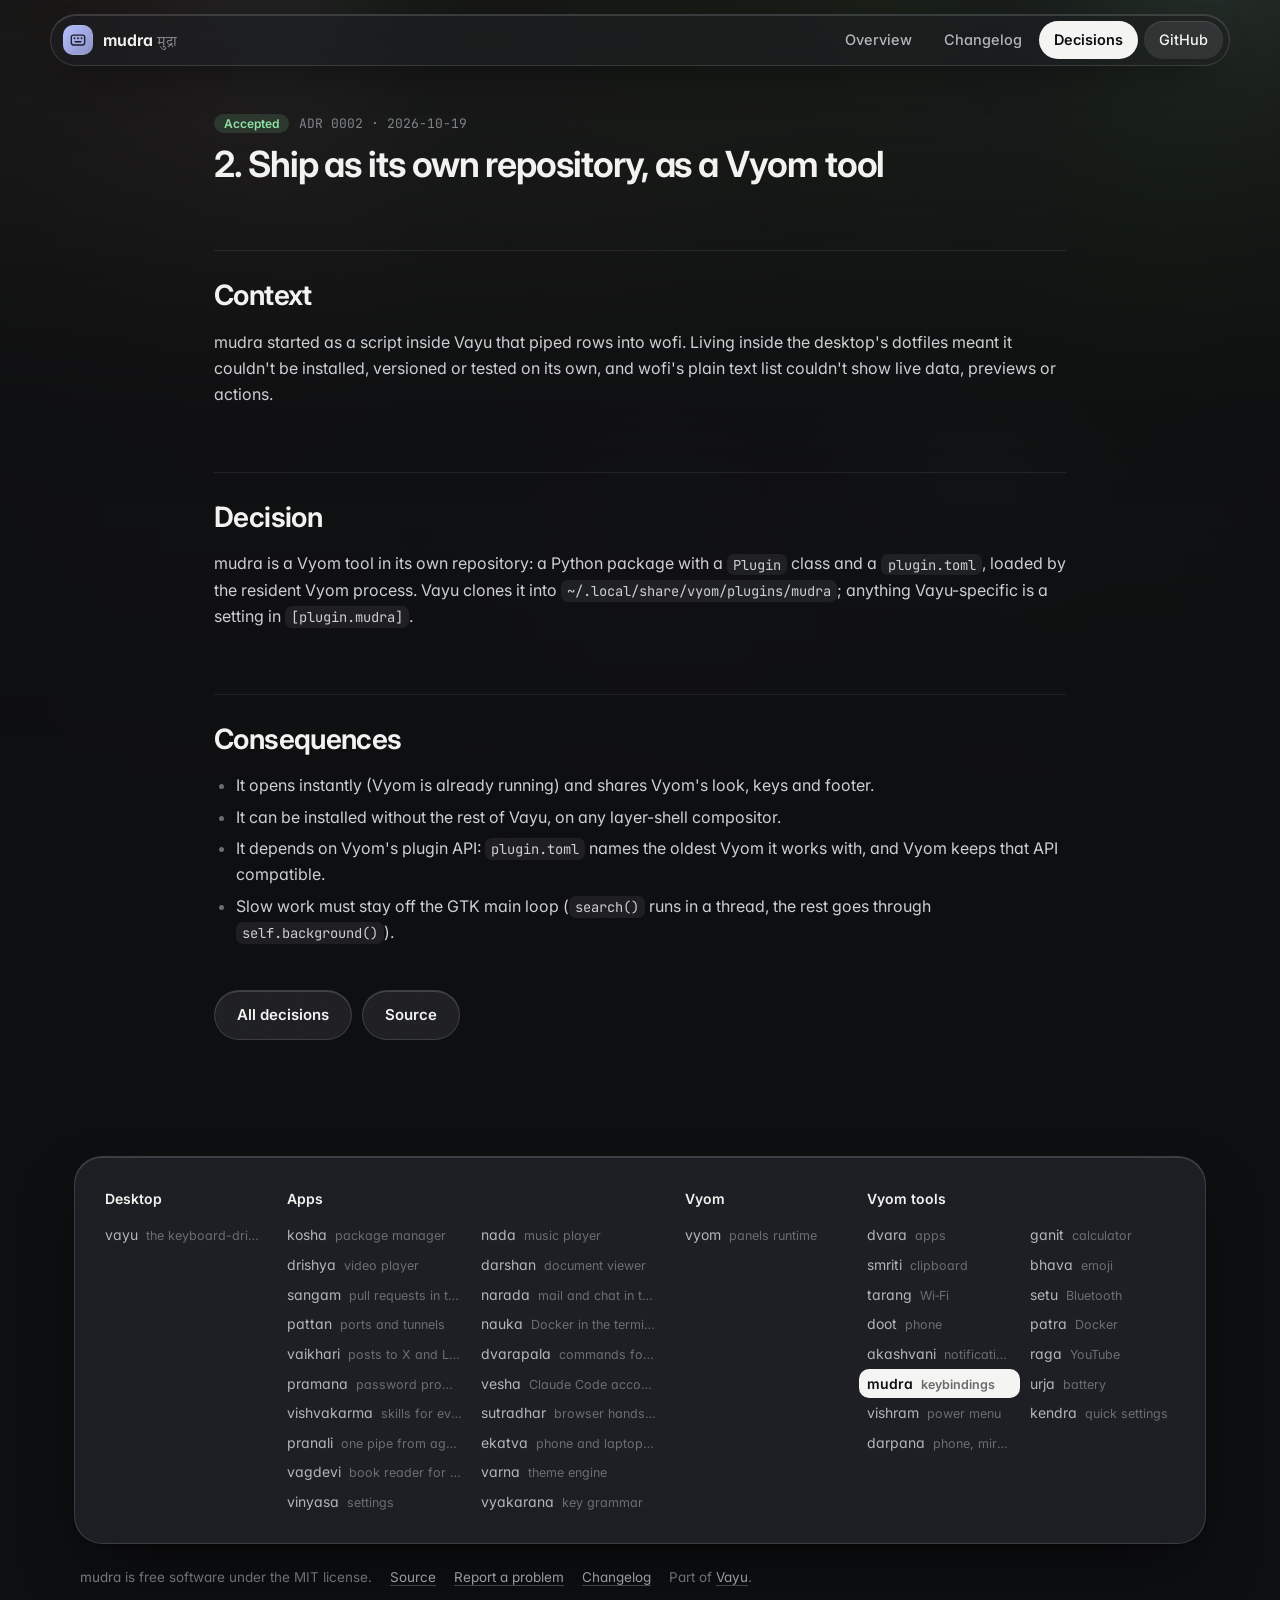
<file: docs/adr/0002-own-repository-as-a-vyom-tool.html>
<!doctype html>
<html lang="en">
<head>
<meta charset="utf-8">
<meta name="viewport" content="width=device-width, initial-scale=1">
<title>ADR 0002: 2. Ship as its own repository, as a Vyom tool · mudra</title>
<meta name="description" content="Search every keybinding (sway, tmux, kitty, zed, rmpc, tools...) by what it does; real key caps; Enter runs it.">
<meta property="og:title" content="ADR 0002: 2. Ship as its own repository, as a Vyom tool · mudra">
<meta property="og:description" content="Search every keybinding (sway, tmux, kitty, zed, rmpc, tools...) by what it does; real key caps; Enter runs it.">
<meta name="theme-color" content="#0e0f11">
<link rel="icon" href="../assets/logo.svg" type="image/svg+xml">
<link rel="preconnect" href="https://fonts.googleapis.com">
<link rel="preconnect" href="https://fonts.gstatic.com" crossorigin>
<link href="https://fonts.googleapis.com/css2?family=Inter:wght@400;500;600;700&family=JetBrains+Mono:wght@400;500;600&family=Tiro+Devanagari+Sanskrit&display=swap" rel="stylesheet">
<link rel="stylesheet" href="../assets/site.css">
<style>:root{--tool:#b8c2ff}.backdrop:before{background-image:url("../assets/screenshots/mudra.webp")}</style>
</head>
<body class="sub">
<div class="backdrop" aria-hidden="true"></div>
<header class="top"><div class="in">
<a class="brand" href="../index.html"><img src="../assets/logo.svg" alt=""><span>mudra <small>मुद्रा</small></span></a>
<nav><a href="../index.html" class="">Overview</a><a href="../changelog.html" class="">Changelog</a><a href="../adr/index.html" class="on hide">Decisions</a><a class="gh" href="https://github.com/Theyashsawarkar/mudra">GitHub</a></nav></div></header>

<div class="wrap solo"><article>
<p class="adrmeta"><span class="status accepted">Accepted</span> <span>ADR 0002 · 2026-10-19</span></p><h2 id="2-ship-as-its-own-repository-as-a-vyom-tool"><a class="anchor" href="#2-ship-as-its-own-repository-as-a-vyom-tool">#</a>2. Ship as its own repository, as a Vyom tool</h2>
<h2 id="context"><a class="anchor" href="#context">#</a>Context</h2>
<p>mudra started as a script inside Vayu that piped rows into wofi. Living inside the desktop's dotfiles meant it couldn't be installed, versioned or tested on its own, and wofi's plain text list couldn't show live data, previews or actions.</p>
<h2 id="decision"><a class="anchor" href="#decision">#</a>Decision</h2>
<p>mudra is a Vyom tool in its own repository: a Python package with a <code>Plugin</code> class and a <code>plugin.toml</code>, loaded by the resident Vyom process. Vayu clones it into <code>~/.local/share/vyom/plugins/mudra</code>; anything Vayu-specific is a setting in <code>[plugin.mudra]</code>.</p>
<h2 id="consequences"><a class="anchor" href="#consequences">#</a>Consequences</h2>
<ul><li>It opens instantly (Vyom is already running) and shares Vyom's look, keys and footer.</li><li>It can be installed without the rest of Vayu, on any layer-shell compositor.</li><li>It depends on Vyom's plugin API: <code>plugin.toml</code> names the oldest Vyom it works with, and Vyom keeps that API compatible.</li><li>Slow work must stay off the GTK main loop (<code>search()</code> runs in a thread, the rest goes through <code>self.background()</code>).</li></ul><p class="back"><a class="btn" href="index.html">All decisions</a><a class="btn" href="https://github.com/Theyashsawarkar/mudra/blob/main/docs/adr/0002-own-repository-as-a-vyom-tool.md">Source</a></p>
</article></div>
<footer><div class="in glass"><div class=""><h4>Desktop</h4><div class="list"><a href="https://vayu.theyashsawarkar.dev/" class="">vayu <span>the keyboard-driven Wayland desktop</span></a></div></div><div class="g2"><h4>Apps</h4><div class="list"><a href="https://kosha.theyashsawarkar.dev/" class="">kosha <span>package manager</span></a><a href="https://nada.theyashsawarkar.dev/" class="">nada <span>music player</span></a><a href="https://drishya.theyashsawarkar.dev/" class="">drishya <span>video player</span></a><a href="https://darshan.theyashsawarkar.dev/" class="">darshan <span>document viewer</span></a><a href="https://sangam.theyashsawarkar.dev/" class="">sangam <span>pull requests in the terminal</span></a><a href="https://narada.theyashsawarkar.dev/" class="">narada <span>mail and chat in the terminal</span></a><a href="https://pattan.theyashsawarkar.dev/" class="">pattan <span>ports and tunnels</span></a><a href="https://nauka.theyashsawarkar.dev/" class="">nauka <span>Docker in the terminal</span></a><a href="https://vaikhari.theyashsawarkar.dev/" class="">vaikhari <span>posts to X and LinkedIn</span></a><a href="https://dvarapala.theyashsawarkar.dev/" class="">dvarapala <span>commands for AI agents, approved</span></a><a href="https://pramana.theyashsawarkar.dev/" class="">pramana <span>password prompts</span></a><a href="https://vesha.theyashsawarkar.dev/" class="">vesha <span>Claude Code accounts</span></a><a href="https://vishvakarma.theyashsawarkar.dev/" class="">vishvakarma <span>skills for every AI agent</span></a><a href="https://sutradhar.theyashsawarkar.dev/" class="">sutradhar <span>browser hands for AI agents</span></a><a href="https://pranali.theyashsawarkar.dev/" class="">pranali <span>one pipe from agents to tools</span></a><a href="https://ekatva.theyashsawarkar.dev/" class="">ekatva <span>phone and laptop, linked</span></a><a href="https://vagdevi.theyashsawarkar.dev/" class="">vagdevi <span>book reader for Android</span></a><a href="https://varna.theyashsawarkar.dev/" class="">varna <span>theme engine</span></a><a href="https://vinyasa.theyashsawarkar.dev/" class="">vinyasa <span>settings</span></a><a href="https://vyakarana.theyashsawarkar.dev/" class="">vyakarana <span>key grammar</span></a></div></div><div class=""><h4>Vyom</h4><div class="list"><a href="https://vyom.theyashsawarkar.dev/" class="">vyom <span>panels runtime</span></a></div></div><div class="g2"><h4>Vyom tools</h4><div class="list"><a href="https://dvara.theyashsawarkar.dev/" class="">dvara <span>apps</span></a><a href="https://ganit.theyashsawarkar.dev/" class="">ganit <span>calculator</span></a><a href="https://smriti.theyashsawarkar.dev/" class="">smriti <span>clipboard</span></a><a href="https://bhava.theyashsawarkar.dev/" class="">bhava <span>emoji</span></a><a href="https://tarang.theyashsawarkar.dev/" class="">tarang <span>Wi‑Fi</span></a><a href="https://setu.theyashsawarkar.dev/" class="">setu <span>Bluetooth</span></a><a href="https://doot.theyashsawarkar.dev/" class="">doot <span>phone</span></a><a href="https://patra.theyashsawarkar.dev/" class="">patra <span>Docker</span></a><a href="https://akashvani.theyashsawarkar.dev/" class="">akashvani <span>notifications</span></a><a href="https://raga.theyashsawarkar.dev/" class="">raga <span>YouTube</span></a><a href="https://mudra.theyashsawarkar.dev/" class="me" aria-current="page">mudra <span>keybindings</span></a><a href="https://urja.theyashsawarkar.dev/" class="">urja <span>battery</span></a><a href="https://vishram.theyashsawarkar.dev/" class="">vishram <span>power menu</span></a><a href="https://kendra.theyashsawarkar.dev/" class="">kendra <span>quick settings</span></a><a href="https://darpana.theyashsawarkar.dev/" class="">darpana <span>phone, mirrored</span></a></div></div></div>
<div class="bottom"><span>mudra is free software under the MIT license.</span><a href="https://github.com/Theyashsawarkar/mudra">Source</a><a href="https://github.com/Theyashsawarkar/mudra/issues">Report a problem</a><a href="../changelog.html">Changelog</a><span>Part of <a href="https://vayu.theyashsawarkar.dev/">Vayu</a>.</span></div></footer>
<script>
document.querySelectorAll('pre.code').forEach(p=>{const b=document.createElement('button');b.className='copy';b.type='button';b.textContent='Copy';
b.onclick=()=>{navigator.clipboard.writeText(p.querySelector('code').innerText).then(()=>{b.textContent='Copied';b.classList.add('done');setTimeout(()=>{b.textContent='Copy';b.classList.remove('done')},1400)})};p.appendChild(b)});
const links=[...document.querySelectorAll('.toc a')];if(links.length){const hs=links.map(a=>document.getElementById(a.hash.slice(1))).filter(Boolean);
const on=()=>{let cur=hs[0];for(const h of hs){if(h.getBoundingClientRect().top<120)cur=h}links.forEach(a=>a.classList.toggle('on',cur&&a.hash==='#'+cur.id))};
addEventListener('scroll',on,{passive:true});on()}
</script>
</body>
</html>
</file>
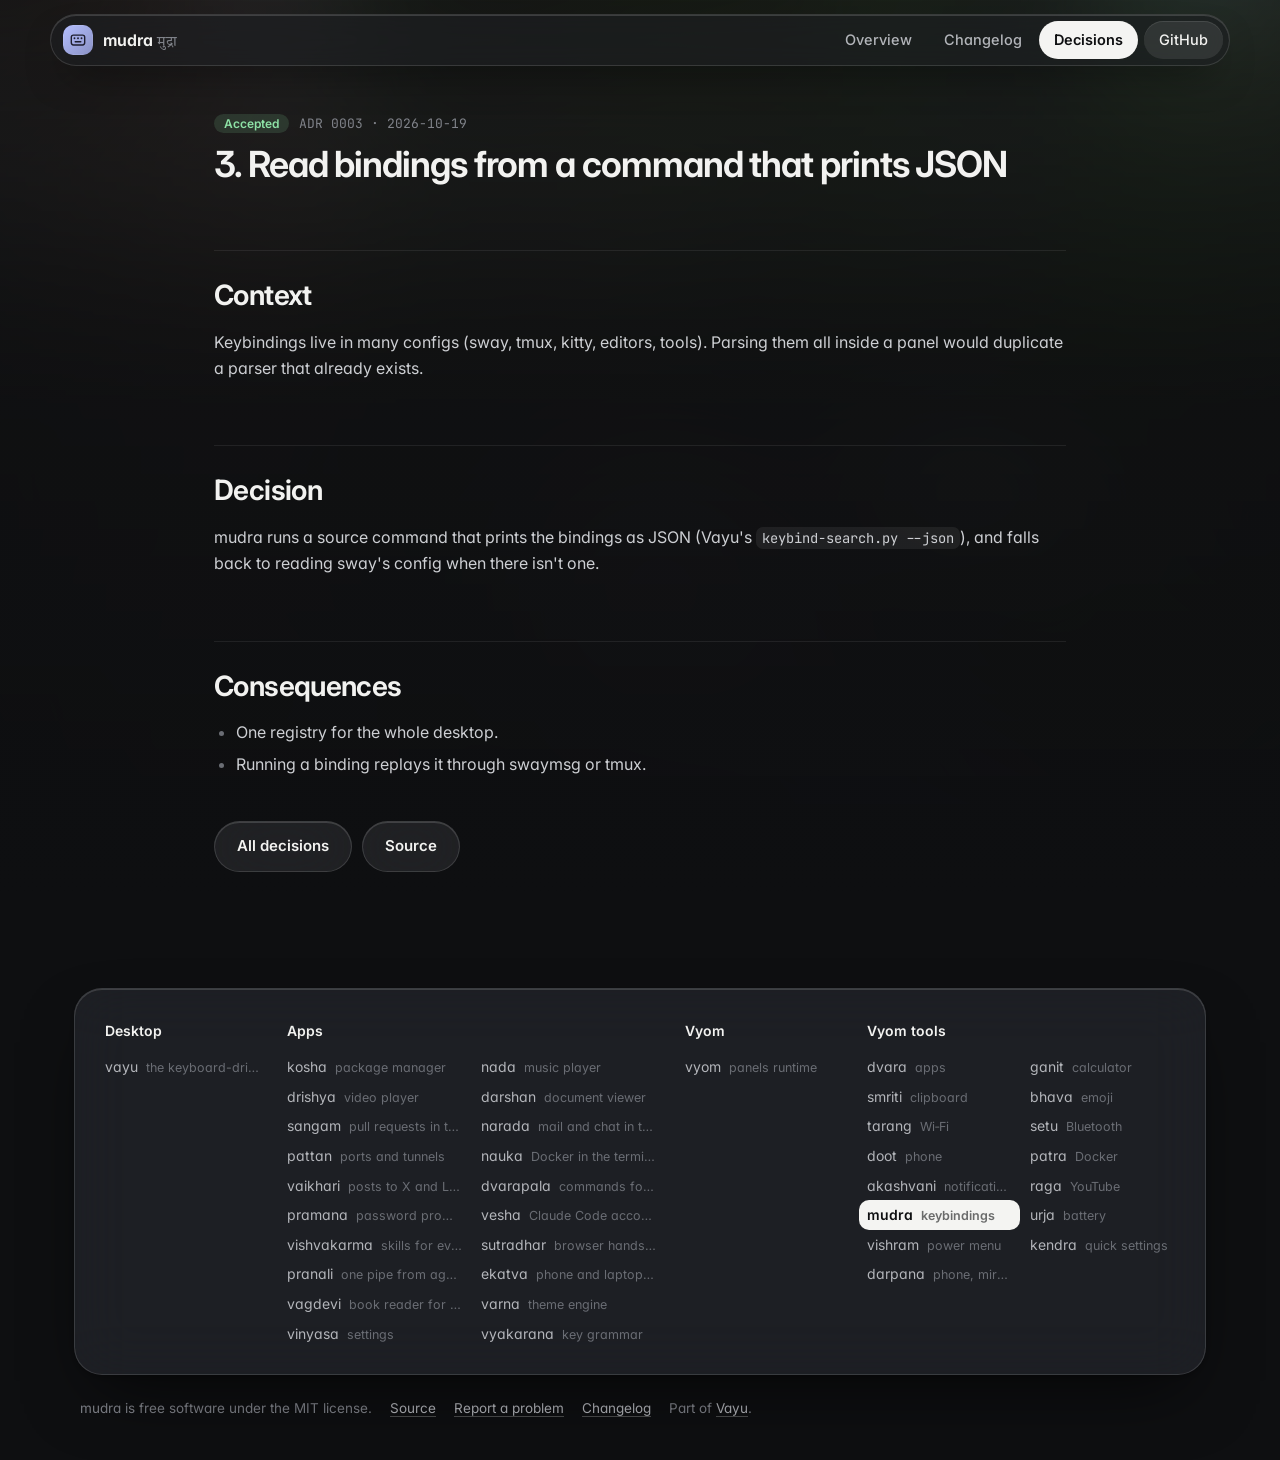
<file: docs/adr/0003-bindings-from-a-command.html>
<!doctype html>
<html lang="en">
<head>
<meta charset="utf-8">
<meta name="viewport" content="width=device-width, initial-scale=1">
<title>ADR 0003: 3. Read bindings from a command that prints JSON · mudra</title>
<meta name="description" content="Search every keybinding (sway, tmux, kitty, zed, rmpc, tools...) by what it does; real key caps; Enter runs it.">
<meta property="og:title" content="ADR 0003: 3. Read bindings from a command that prints JSON · mudra">
<meta property="og:description" content="Search every keybinding (sway, tmux, kitty, zed, rmpc, tools...) by what it does; real key caps; Enter runs it.">
<meta name="theme-color" content="#0e0f11">
<link rel="icon" href="../assets/logo.svg" type="image/svg+xml">
<link rel="preconnect" href="https://fonts.googleapis.com">
<link rel="preconnect" href="https://fonts.gstatic.com" crossorigin>
<link href="https://fonts.googleapis.com/css2?family=Inter:wght@400;500;600;700&family=JetBrains+Mono:wght@400;500;600&family=Tiro+Devanagari+Sanskrit&display=swap" rel="stylesheet">
<link rel="stylesheet" href="../assets/site.css">
<style>:root{--tool:#b8c2ff}.backdrop:before{background-image:url("../assets/screenshots/mudra.webp")}</style>
</head>
<body class="sub">
<div class="backdrop" aria-hidden="true"></div>
<header class="top"><div class="in">
<a class="brand" href="../index.html"><img src="../assets/logo.svg" alt=""><span>mudra <small>मुद्रा</small></span></a>
<nav><a href="../index.html" class="">Overview</a><a href="../changelog.html" class="">Changelog</a><a href="../adr/index.html" class="on hide">Decisions</a><a class="gh" href="https://github.com/Theyashsawarkar/mudra">GitHub</a></nav></div></header>

<div class="wrap solo"><article>
<p class="adrmeta"><span class="status accepted">Accepted</span> <span>ADR 0003 · 2026-10-19</span></p><h2 id="3-read-bindings-from-a-command-that-prints-json"><a class="anchor" href="#3-read-bindings-from-a-command-that-prints-json">#</a>3. Read bindings from a command that prints JSON</h2>
<h2 id="context"><a class="anchor" href="#context">#</a>Context</h2>
<p>Keybindings live in many configs (sway, tmux, kitty, editors, tools). Parsing them all inside a panel would duplicate a parser that already exists.</p>
<h2 id="decision"><a class="anchor" href="#decision">#</a>Decision</h2>
<p>mudra runs a source command that prints the bindings as JSON (Vayu's <code>keybind-search.py --json</code>), and falls back to reading sway's config when there isn't one.</p>
<h2 id="consequences"><a class="anchor" href="#consequences">#</a>Consequences</h2>
<ul><li>One registry for the whole desktop.</li><li>Running a binding replays it through swaymsg or tmux.</li></ul><p class="back"><a class="btn" href="index.html">All decisions</a><a class="btn" href="https://github.com/Theyashsawarkar/mudra/blob/main/docs/adr/0003-bindings-from-a-command.md">Source</a></p>
</article></div>
<footer><div class="in glass"><div class=""><h4>Desktop</h4><div class="list"><a href="https://vayu.theyashsawarkar.dev/" class="">vayu <span>the keyboard-driven Wayland desktop</span></a></div></div><div class="g2"><h4>Apps</h4><div class="list"><a href="https://kosha.theyashsawarkar.dev/" class="">kosha <span>package manager</span></a><a href="https://nada.theyashsawarkar.dev/" class="">nada <span>music player</span></a><a href="https://drishya.theyashsawarkar.dev/" class="">drishya <span>video player</span></a><a href="https://darshan.theyashsawarkar.dev/" class="">darshan <span>document viewer</span></a><a href="https://sangam.theyashsawarkar.dev/" class="">sangam <span>pull requests in the terminal</span></a><a href="https://narada.theyashsawarkar.dev/" class="">narada <span>mail and chat in the terminal</span></a><a href="https://pattan.theyashsawarkar.dev/" class="">pattan <span>ports and tunnels</span></a><a href="https://nauka.theyashsawarkar.dev/" class="">nauka <span>Docker in the terminal</span></a><a href="https://vaikhari.theyashsawarkar.dev/" class="">vaikhari <span>posts to X and LinkedIn</span></a><a href="https://dvarapala.theyashsawarkar.dev/" class="">dvarapala <span>commands for AI agents, approved</span></a><a href="https://pramana.theyashsawarkar.dev/" class="">pramana <span>password prompts</span></a><a href="https://vesha.theyashsawarkar.dev/" class="">vesha <span>Claude Code accounts</span></a><a href="https://vishvakarma.theyashsawarkar.dev/" class="">vishvakarma <span>skills for every AI agent</span></a><a href="https://sutradhar.theyashsawarkar.dev/" class="">sutradhar <span>browser hands for AI agents</span></a><a href="https://pranali.theyashsawarkar.dev/" class="">pranali <span>one pipe from agents to tools</span></a><a href="https://ekatva.theyashsawarkar.dev/" class="">ekatva <span>phone and laptop, linked</span></a><a href="https://vagdevi.theyashsawarkar.dev/" class="">vagdevi <span>book reader for Android</span></a><a href="https://varna.theyashsawarkar.dev/" class="">varna <span>theme engine</span></a><a href="https://vinyasa.theyashsawarkar.dev/" class="">vinyasa <span>settings</span></a><a href="https://vyakarana.theyashsawarkar.dev/" class="">vyakarana <span>key grammar</span></a></div></div><div class=""><h4>Vyom</h4><div class="list"><a href="https://vyom.theyashsawarkar.dev/" class="">vyom <span>panels runtime</span></a></div></div><div class="g2"><h4>Vyom tools</h4><div class="list"><a href="https://dvara.theyashsawarkar.dev/" class="">dvara <span>apps</span></a><a href="https://ganit.theyashsawarkar.dev/" class="">ganit <span>calculator</span></a><a href="https://smriti.theyashsawarkar.dev/" class="">smriti <span>clipboard</span></a><a href="https://bhava.theyashsawarkar.dev/" class="">bhava <span>emoji</span></a><a href="https://tarang.theyashsawarkar.dev/" class="">tarang <span>Wi‑Fi</span></a><a href="https://setu.theyashsawarkar.dev/" class="">setu <span>Bluetooth</span></a><a href="https://doot.theyashsawarkar.dev/" class="">doot <span>phone</span></a><a href="https://patra.theyashsawarkar.dev/" class="">patra <span>Docker</span></a><a href="https://akashvani.theyashsawarkar.dev/" class="">akashvani <span>notifications</span></a><a href="https://raga.theyashsawarkar.dev/" class="">raga <span>YouTube</span></a><a href="https://mudra.theyashsawarkar.dev/" class="me" aria-current="page">mudra <span>keybindings</span></a><a href="https://urja.theyashsawarkar.dev/" class="">urja <span>battery</span></a><a href="https://vishram.theyashsawarkar.dev/" class="">vishram <span>power menu</span></a><a href="https://kendra.theyashsawarkar.dev/" class="">kendra <span>quick settings</span></a><a href="https://darpana.theyashsawarkar.dev/" class="">darpana <span>phone, mirrored</span></a></div></div></div>
<div class="bottom"><span>mudra is free software under the MIT license.</span><a href="https://github.com/Theyashsawarkar/mudra">Source</a><a href="https://github.com/Theyashsawarkar/mudra/issues">Report a problem</a><a href="../changelog.html">Changelog</a><span>Part of <a href="https://vayu.theyashsawarkar.dev/">Vayu</a>.</span></div></footer>
<script>
document.querySelectorAll('pre.code').forEach(p=>{const b=document.createElement('button');b.className='copy';b.type='button';b.textContent='Copy';
b.onclick=()=>{navigator.clipboard.writeText(p.querySelector('code').innerText).then(()=>{b.textContent='Copied';b.classList.add('done');setTimeout(()=>{b.textContent='Copy';b.classList.remove('done')},1400)})};p.appendChild(b)});
const links=[...document.querySelectorAll('.toc a')];if(links.length){const hs=links.map(a=>document.getElementById(a.hash.slice(1))).filter(Boolean);
const on=()=>{let cur=hs[0];for(const h of hs){if(h.getBoundingClientRect().top<120)cur=h}links.forEach(a=>a.classList.toggle('on',cur&&a.hash==='#'+cur.id))};
addEventListener('scroll',on,{passive:true});on()}
</script>
</body>
</html>
</file>
<file: docs/assets/site.css>
/* Vayu's Spatial look (the same as vayu.theyashsawarkar.dev): graphite
   glass floating over the tool's own screenshot, blurred far out of focus;
   very round; where you are is a near-white pill or brighter glass; no
   glows; colour only where it means something. The tool's own colour
   (--tool) is only its signature: the release dots. */
:root{--crust:#0e0f11;--mantle:#141518;--base:#1b1c20;--s0:#2a2c31;--s1:#3a3c42;--ov0:#6a6d74;--ov1:#80838a;
--sub0:#b3b5ba;--sub1:#cdcfd3;--text:#f2f2f0;--accent:#f4f4f2;--green:#8ee2a6;--peach:#f7b07d;--red:#ff9389;--blue:#93c4ff;--yellow:#f3d47f;
--glass:rgba(52,54,60,.44);--hi:rgba(255,255,255,.09);--rim:rgba(255,255,255,.13);--lit:inset 0 1px 0 rgba(255,255,255,.15);
--float:0 30px 70px -24px rgba(0,0,0,.7),0 2px 6px rgba(0,0,0,.25);--blur:blur(28px) saturate(160%);
--ui:"Inter","Adwaita Sans",system-ui,sans-serif;--mono:"JetBrains Mono","JetBrainsMono Nerd Font",ui-monospace,monospace;
--sa:"Tiro Devanagari Sanskrit","Noto Serif Devanagari",serif;color-scheme:dark}
*{box-sizing:border-box}html{scroll-behavior:smooth;scroll-padding-top:96px}
body{margin:0;min-height:100vh;background:var(--crust);color:var(--text);font:16px/1.65 var(--ui);-webkit-font-smoothing:antialiased;font-feature-settings:"cv11","ss01"}
/* the backdrop: the tool's screenshot, out of focus, fading to graphite */
.backdrop{position:fixed;inset:0;z-index:-1;overflow:hidden;pointer-events:none}
.backdrop:before{content:"";position:absolute;inset:-12%;background:center/cover no-repeat;filter:blur(64px) saturate(1.25) brightness(.62);transform:translateZ(0)}
.backdrop:after{content:"";position:absolute;inset:0;background:linear-gradient(to bottom,rgba(14,15,17,.25),rgba(14,15,17,.8) 60%,var(--crust))}
.backdrop.none:before{background:radial-gradient(60% 50% at 50% 0%,color-mix(in srgb,var(--tool) 22%,transparent),transparent 70%);filter:none}
.sub .backdrop:after{background:linear-gradient(to bottom,rgba(14,15,17,.55),rgba(14,15,17,.93) 45%,var(--crust))}
a{color:var(--accent);text-decoration:underline;text-decoration-color:rgba(244,244,242,.3);text-underline-offset:3px}
a:hover{text-decoration-color:currentColor}
code{font:.86em var(--mono);background:rgba(255,255,255,.07);padding:.14em .45em;border-radius:7px;color:var(--sub1)}
kbd{display:inline-block;min-width:1.7em;padding:.05em .45em;font:500 .8em/1.6 var(--mono);text-align:center;color:var(--text);background:rgba(255,255,255,.08);border:1px solid rgba(255,255,255,.14);border-bottom-width:2px;border-radius:8px}
img{max-width:100%;height:auto}
:focus-visible{outline:2px solid var(--accent);outline-offset:3px;border-radius:10px}
.glass{background:var(--glass);-webkit-backdrop-filter:var(--blur);backdrop-filter:var(--blur);border:1px solid var(--rim);box-shadow:var(--lit),var(--float)}
/* nav: a floating glass capsule; the page you're on is the near-white pill */
.top{position:sticky;top:0;z-index:20;padding:14px 24px 0}
.top .in{max-width:1180px;margin:0 auto;padding:6px 6px 6px 10px;display:flex;align-items:center;gap:18px;border-radius:999px;
background:rgba(30,31,35,.62);-webkit-backdrop-filter:var(--blur);backdrop-filter:var(--blur);border:1px solid var(--rim);box-shadow:var(--lit),0 18px 40px -18px rgba(0,0,0,.7)}
.brand{display:flex;align-items:center;gap:10px;font-weight:650;font-size:16px;color:var(--text);text-decoration:none;padding:2px 6px 2px 2px;border-radius:999px}
.brand img{width:30px;height:30px;border-radius:10px}.brand small{font:400 14px var(--sa);color:var(--ov1)}
.top nav{display:flex;gap:2px;margin-left:auto}
.top nav a{color:var(--sub0);padding:7px 15px;border-radius:999px;font-size:14.5px;font-weight:500;text-decoration:none;white-space:nowrap;transition:background-color .15s,color .15s}
.top nav a:hover{background:rgba(255,255,255,.08);color:var(--text)}
.top nav a.on{background:var(--accent);color:var(--crust);font-weight:600}
.top nav a.gh{color:var(--text);background:rgba(255,255,255,.09);box-shadow:inset 0 1px 0 rgba(255,255,255,.1);margin-left:4px}.top nav a.gh:hover{background:rgba(255,255,255,.15)}
/* hero: the logo, the name, the verse, then the tool itself */
.hero{max-width:860px;margin:0 auto;padding:76px 24px 0;text-align:center}
.hero .logo{width:104px;height:104px;border-radius:28px;box-shadow:0 26px 50px -18px rgba(0,0,0,.8),0 0 0 1px rgba(255,255,255,.08)}
.hero h1{font-size:clamp(46px,7vw,76px);line-height:1;margin:26px 0 10px;letter-spacing:-.04em;font-weight:700}
.hero .sa{font-size:16px;color:var(--sub0)}.hero .sa b{font:400 21px var(--sa);color:var(--sub1);margin-right:6px}.hero .sa i{font-style:normal;color:var(--ov1)}
.hero p.lead{font-size:19.5px;line-height:1.55;color:var(--sub1);max-width:34em;margin:22px auto 0;text-wrap:pretty}
.hero .shloka{margin:34px auto 0;max-width:600px}
.hero .shloka p{margin:0;font:400 21px/1.55 var(--sa);color:var(--text)}
.hero .shloka figcaption{margin-top:10px;font-size:14.5px;color:var(--sub0);text-wrap:pretty}.hero .shloka cite{display:block;margin-top:2px;color:var(--ov1);font-style:normal;font-size:13px}
.cta{display:flex;gap:10px;flex-wrap:wrap;justify-content:center;margin-top:32px}
.btn{display:inline-flex;align-items:center;gap:8px;padding:12px 22px;border-radius:999px;font-weight:600;font-size:15px;color:var(--text);
background:rgba(255,255,255,.08);border:1px solid var(--rim);box-shadow:var(--lit);-webkit-backdrop-filter:var(--blur);backdrop-filter:var(--blur);text-decoration:none;transition:background-color .15s}
.btn:hover{background:rgba(255,255,255,.14)}
.btn.primary{background:var(--accent);color:var(--crust);border-color:transparent;box-shadow:0 10px 30px -12px rgba(0,0,0,.6)}.btn.primary:hover{background:#fff}
.meta{display:flex;gap:6px;flex-wrap:wrap;justify-content:center;margin-top:20px;font-size:13.5px;color:var(--ov1)}
.meta span{padding:4px 12px;border-radius:999px;border:1px solid rgba(255,255,255,.09)}.meta b{color:var(--sub1);font-weight:600}
.shot{max-width:1180px;margin:56px auto 0;padding:0 24px;display:flex;gap:22px;justify-content:center;align-items:flex-start}
.shot img{display:block;border-radius:26px;border:1px solid var(--rim);background:var(--base);box-shadow:0 0 0 6px rgba(255,255,255,.04),0 50px 110px -30px rgba(0,0,0,.85)}
.shot.many img{flex:1 1 0;min-width:0;max-width:300px;border-radius:30px}
.shot figcaption{display:none}
/* layout: a glass "On this page" panel beside the article */
.wrap{max-width:1180px;margin:0 auto;padding:72px 24px 40px;display:grid;grid-template-columns:240px minmax(0,1fr);gap:56px}
.sub .wrap{padding-top:48px}
.wrap.solo{grid-template-columns:minmax(0,1fr);max-width:900px}.wrap.solo article{max-width:none}
.adrmeta+h2{border-top:0;padding-top:0;margin-top:10px;font-size:36px;letter-spacing:-.03em}
article>h2:first-child{font-size:36px;letter-spacing:-.03em}
.toc{position:sticky;top:92px;align-self:start;max-height:calc(100vh - 112px);overflow:auto;scrollbar-width:thin;scrollbar-color:rgba(255,255,255,.15) transparent;
padding:14px 8px 10px;border-radius:24px;background:rgba(30,31,35,.6);-webkit-backdrop-filter:var(--blur);backdrop-filter:var(--blur);border:1px solid var(--rim);box-shadow:var(--lit),0 24px 50px -24px rgba(0,0,0,.7)}
.toc:empty{display:none}
.toc b{display:block;font-size:13px;font-weight:600;color:var(--ov1);margin:0 12px 6px}
.toc a{display:block;color:var(--sub0);padding:6px 12px;border-radius:14px;font-size:13.5px;line-height:1.4;text-decoration:none;transition:background-color .15s,color .15s}
.toc a.l3{padding:4px 12px 4px 24px;font-size:12.5px;color:var(--ov1)}
.toc a:hover{color:var(--text);background:rgba(255,255,255,.06)}
.toc a.on{color:var(--text);background:rgba(255,255,255,.11);box-shadow:inset 0 1px 0 rgba(255,255,255,.12),inset 0 0 0 1px rgba(255,255,255,.08)}
article{min-width:0;max-width:820px}
article h2{font-size:28px;line-height:1.2;letter-spacing:-.022em;margin:64px 0 14px;padding-top:28px;border-top:1px solid rgba(255,255,255,.08);font-weight:650}
article>h2:first-child,article>section:first-child h2{margin-top:0;padding-top:0;border-top:0}
article h3{font-size:19px;margin:34px 0 10px;font-weight:600;letter-spacing:-.01em}article h4{font-size:16px;margin:24px 0 8px;color:var(--sub1)}
article p,article li{color:var(--sub1);overflow-wrap:anywhere}article strong{color:var(--text);font-weight:600}
article .anchor{opacity:0;margin-left:-22px;width:22px;display:inline-block;color:var(--ov0);text-decoration:none}
article h2:hover .anchor,article h3:hover .anchor{opacity:1}
article ul,article ol{padding-left:22px}article li{margin:5px 0}article li::marker{color:var(--ov0)}
article img{border-radius:22px;border:1px solid var(--rim);box-shadow:0 30px 70px -28px rgba(0,0,0,.85)}
article p[align=center]{text-align:center}article p[align=center] img{margin:6px 0}
article blockquote{margin:22px 0;padding:14px 20px;background:rgba(255,255,255,.04);border:1px solid rgba(255,255,255,.08);box-shadow:inset 0 1px 0 rgba(255,255,255,.06);border-radius:20px}
article blockquote p{margin:.2em 0;color:var(--sub0)}
pre.code{position:relative;background:rgba(10,11,13,.6);border:1px solid rgba(255,255,255,.08);border-radius:18px;padding:18px 20px;overflow:auto;font:13.5px/1.65 var(--mono);color:var(--sub1)}
pre.code code{background:none;padding:0;font-size:inherit;color:inherit}
pre.code .copy{position:absolute;top:10px;right:10px;font:600 12.5px var(--ui);padding:5px 13px;border-radius:999px;border:1px solid rgba(255,255,255,.12);background:rgba(255,255,255,.08);color:var(--sub1);cursor:pointer;opacity:0;transition:opacity .15s,background-color .15s}
pre.code:hover .copy,pre.code .copy:focus-visible{opacity:1}pre.code .copy:hover{background:var(--accent);color:var(--crust)}
pre.code .copy.done{background:var(--green);color:var(--crust);border-color:transparent;opacity:1}
.table{overflow:auto;margin:18px 0 22px;border:1px solid rgba(255,255,255,.09);border-radius:20px;background:rgba(255,255,255,.035)}
table{border-collapse:collapse;width:100%;font-size:14.5px}
th{text-align:left;color:var(--ov1);font-size:13px;font-weight:600;padding:12px 16px;border-bottom:1px solid rgba(255,255,255,.08);white-space:nowrap}
td{padding:11px 16px;border-top:1px solid rgba(255,255,255,.05);color:var(--sub1);vertical-align:top}tbody tr:first-child td{border-top:0}
td code{white-space:nowrap}
/* changelog: each release a glass card on a thread */
.release{position:relative;margin:0 0 18px 22px;padding:22px 26px 10px;border-radius:24px;background:rgba(255,255,255,.035);border:1px solid rgba(255,255,255,.08);box-shadow:inset 0 1px 0 rgba(255,255,255,.07)}
.release:before{content:"";position:absolute;left:-23px;top:0;bottom:-18px;width:1px;background:rgba(255,255,255,.1)}
.release:after{content:"";position:absolute;left:-28px;top:30px;width:11px;height:11px;border-radius:50%;background:var(--tool);box-shadow:0 0 0 4px var(--crust)}
.release:last-child:before{bottom:auto;height:30px}
.release h2{margin:0 0 6px;padding:0;border:0;font-size:22px;display:flex;align-items:baseline;flex-wrap:wrap;gap:4px 12px}
.release h2 .date{font:500 13.5px var(--mono);color:var(--ov1)}
.release .tag{font:600 12.5px var(--ui);padding:3px 11px;border-radius:999px;background:rgba(255,255,255,.08);color:var(--sub1);text-decoration:none;margin-left:auto}
.release .tag:hover{background:rgba(255,255,255,.14);color:var(--text)}
.release h3{font-size:15px;color:var(--sub0);margin:18px 0 6px}
/* decisions */
.cards{display:grid;grid-template-columns:repeat(auto-fill,minmax(min(300px,100%),1fr));gap:14px;margin:22px 0}
.card{display:block;background:rgba(255,255,255,.04);border:1px solid rgba(255,255,255,.09);box-shadow:inset 0 1px 0 rgba(255,255,255,.07);border-radius:24px;padding:20px 22px;color:var(--text);text-decoration:none;transition:background-color .15s,border-color .15s}
.card:hover{background:var(--hi);border-color:rgba(255,255,255,.18)}
.card .n{font:500 12.5px var(--mono);color:var(--ov1);display:flex;gap:8px;align-items:center}.card h3{margin:10px 0 6px;font-size:17px;line-height:1.35}.card p{margin:0;color:var(--sub0);font-size:14px}
.status{display:inline-block;font:600 12px var(--ui);padding:2px 10px;border-radius:999px;background:rgba(142,226,166,.14);color:var(--green)}
.status.superseded,.status.deprecated{background:rgba(247,176,125,.14);color:var(--peach)}.status.proposed{background:rgba(147,196,255,.14);color:var(--blue)}
.adrmeta{display:flex;gap:10px;align-items:center;font:13px var(--mono);color:var(--ov1);margin:0 0 6px}
.back{display:flex;gap:10px;margin-top:44px}.back a{text-decoration:none}
/* footer: the family, in one glass panel */
footer{max-width:1180px;margin:60px auto 0;padding:0 24px 40px}
footer .in{display:grid;grid-template-columns:1fr 2.4fr 1fr 2fr;gap:28px;padding:30px 30px 26px;border-radius:28px}
footer h4{margin:0 0 10px;font-size:14px;font-weight:600;color:var(--text)}
footer .list{display:grid;gap:0 18px}footer .g2 .list{grid-template-columns:1fr 1fr}
footer a{display:flex;gap:8px;align-items:baseline;color:var(--sub0);font-size:14px;padding:3px 8px;margin:0 -8px;border-radius:10px;text-decoration:none;min-width:0}
footer a:hover{color:var(--text);background:rgba(255,255,255,.06)}footer a span{color:var(--ov0);font-size:12.5px;white-space:nowrap;overflow:hidden;text-overflow:ellipsis}
footer a.me{color:var(--crust);background:var(--accent);font-weight:600}footer a.me span{color:rgba(14,15,17,.6)}
footer .bottom{display:flex;flex-wrap:wrap;gap:6px 18px;padding:22px 6px 0;color:var(--ov1);font-size:13.5px}
footer .bottom a{display:inline;padding:0;margin:0;font-size:13.5px;color:var(--sub0);text-decoration:underline;text-decoration-color:rgba(255,255,255,.25)}footer .bottom a:hover{background:none}
@media(max-width:1000px){footer .in{grid-template-columns:1fr 1fr}}
@media(max-width:900px){.wrap{grid-template-columns:1fr;gap:28px}.toc{display:none}}
@media(max-width:640px){.top{padding:10px 10px 0}.top .in{gap:6px;padding-left:6px}.brand small,.brand span{display:none}
.top nav{overflow-x:auto;scrollbar-width:none}.top nav::-webkit-scrollbar{display:none}.top nav a{padding:7px 11px;font-size:14px}.top nav a.hide{display:none}
.hero{padding:44px 16px 0}.hero .logo{width:84px;height:84px;border-radius:23px}.hero p.lead{font-size:17px}.hero .shloka p{font-size:18.5px}
.shot{margin-top:36px;padding:0 16px;gap:10px}.shot img{border-radius:16px}.shot.many img{border-radius:18px}
.wrap{padding:52px 16px 32px}article h2{font-size:23px}.release{margin-left:14px;padding:18px 18px 8px}.release:before{left:-15px}.release:after{left:-20px}
footer{padding:0 16px 32px}footer .in{grid-template-columns:1fr;padding:22px 20px}footer .g2 .list{grid-template-columns:1fr}}
@media(prefers-reduced-motion:reduce){html{scroll-behavior:auto}*{transition:none!important}}
</file>
